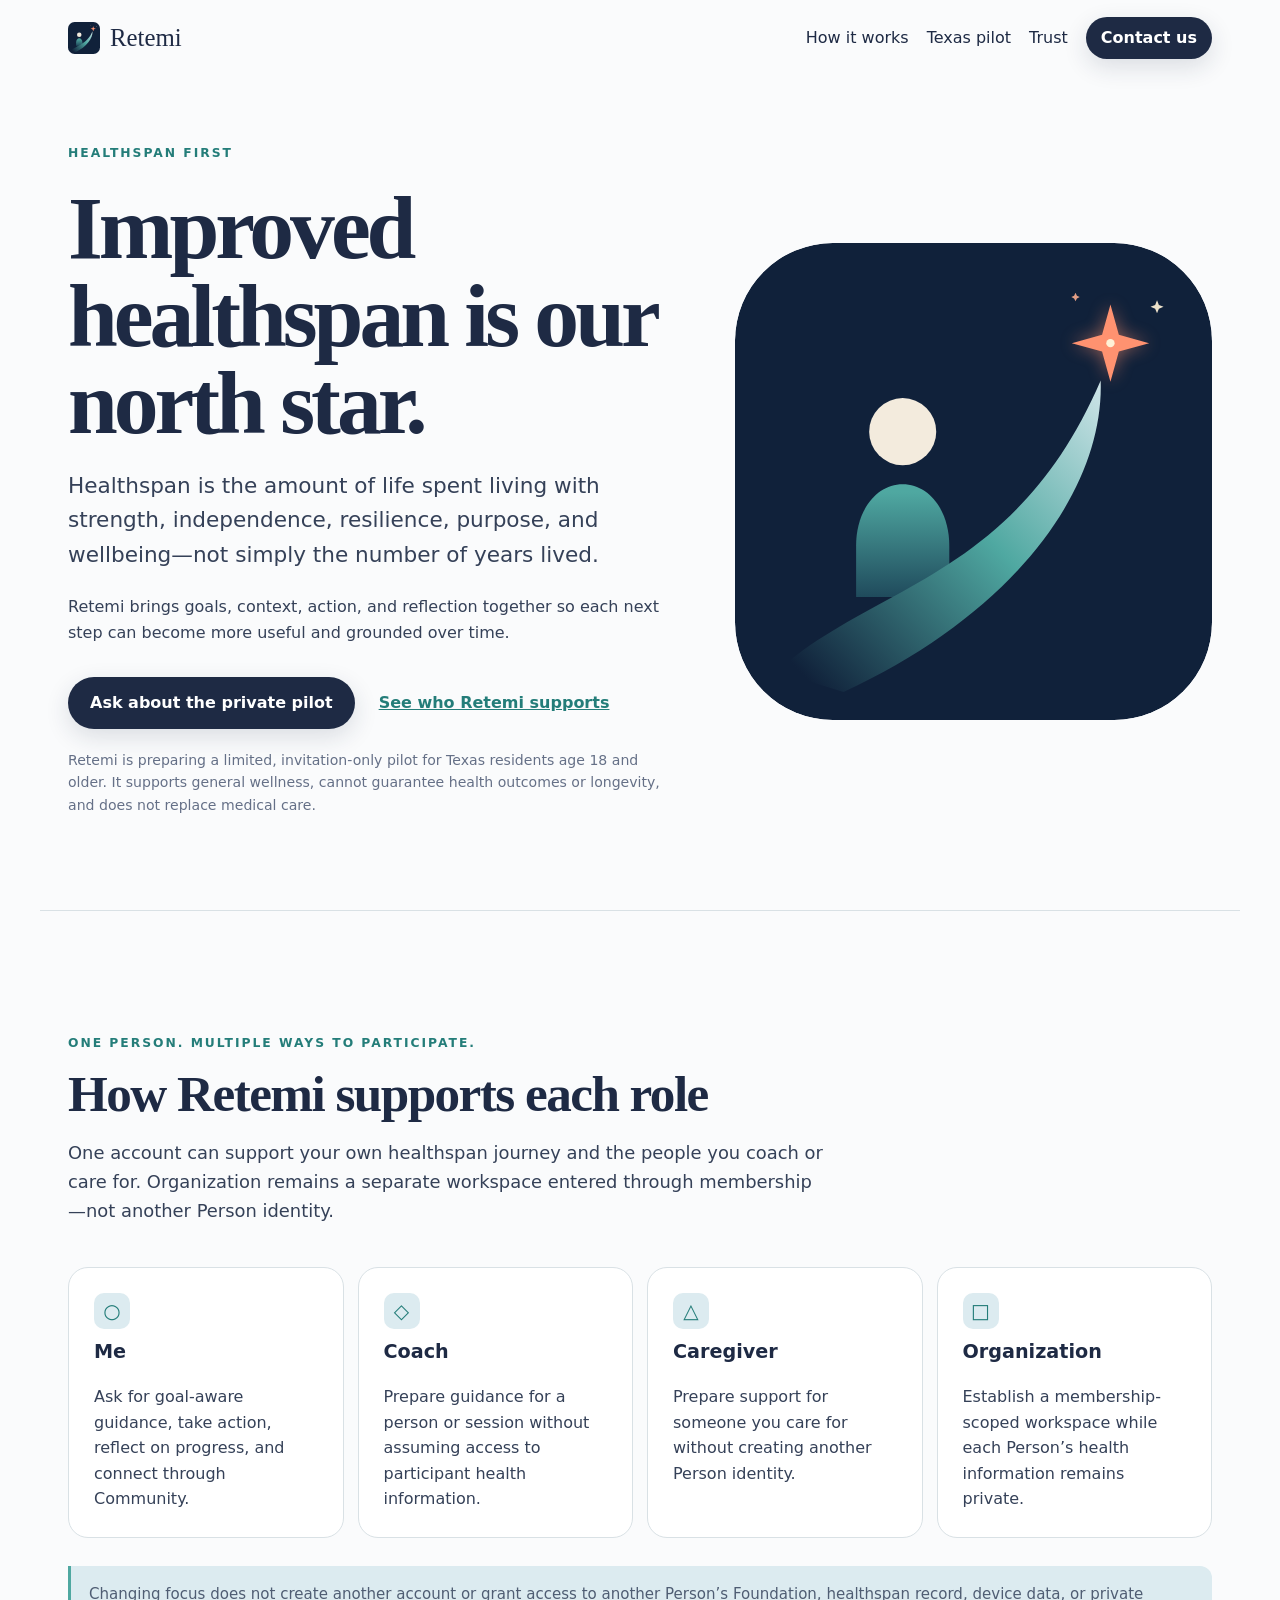
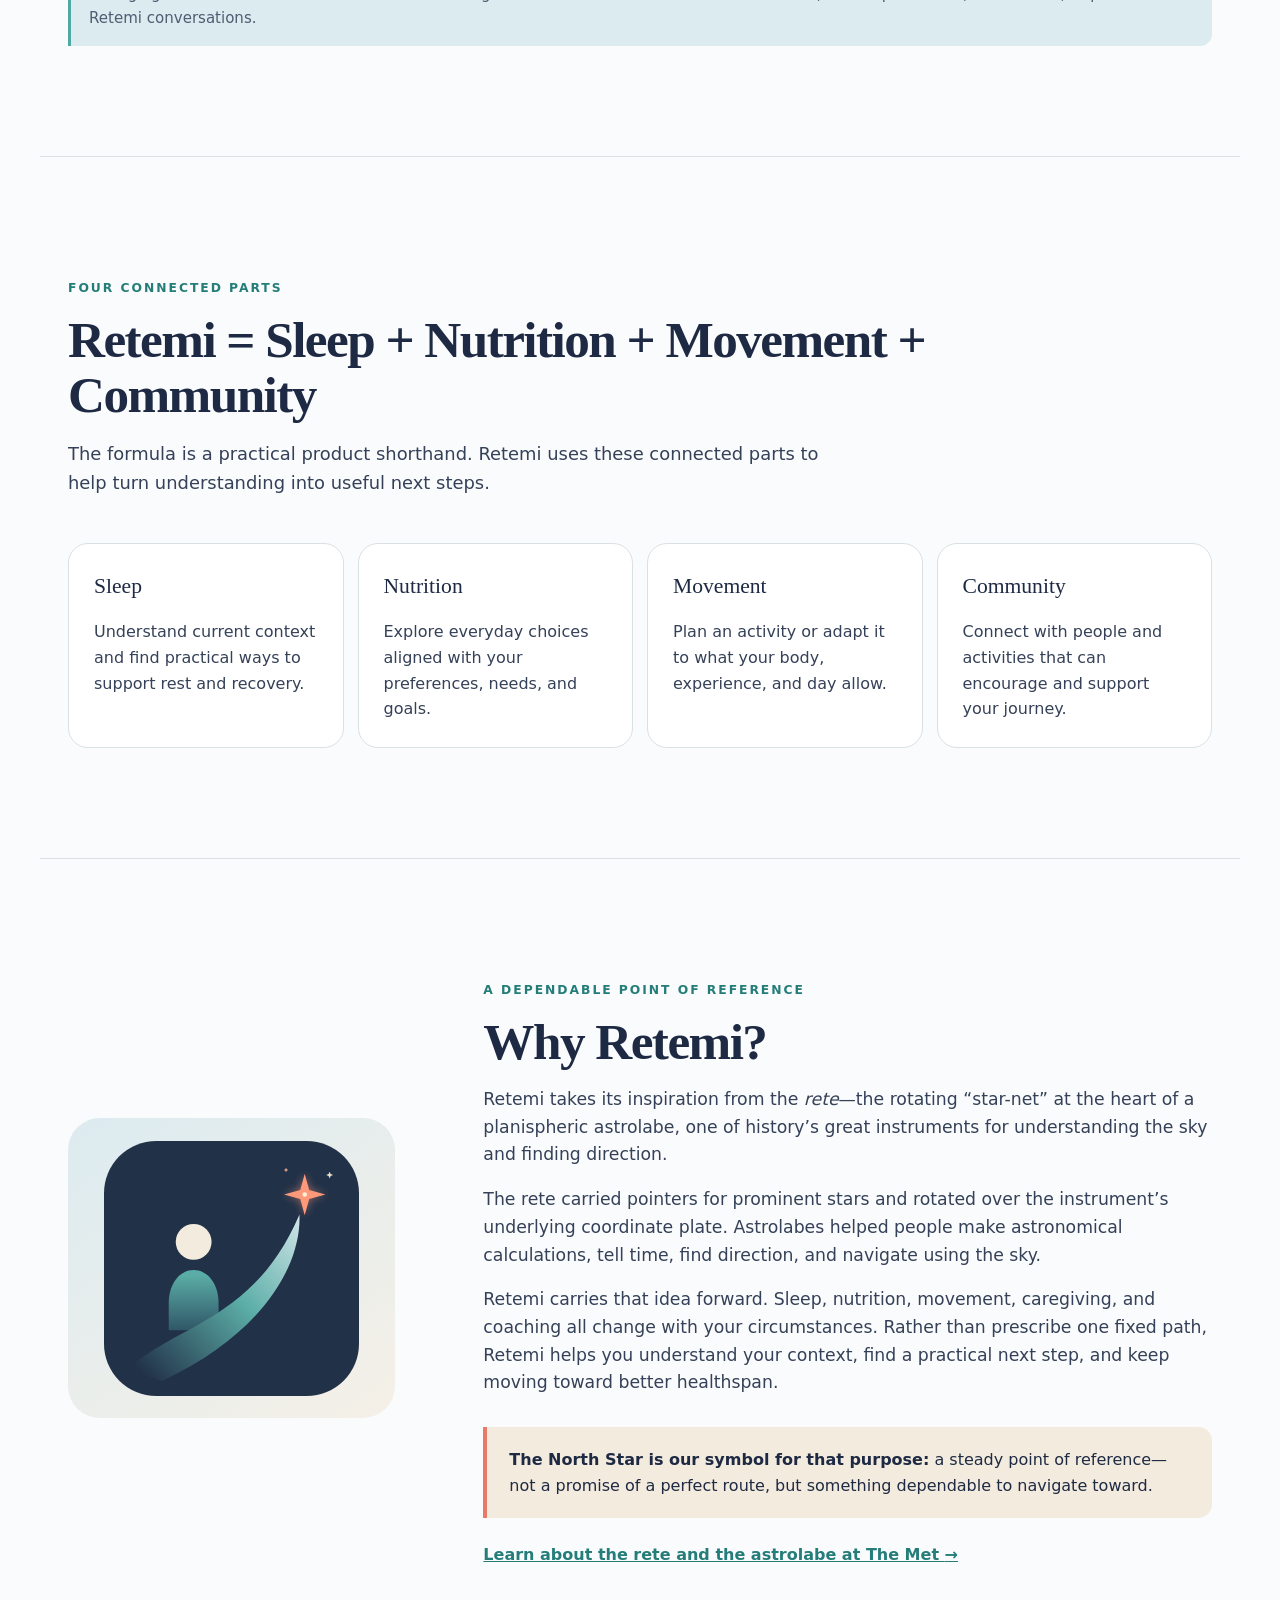
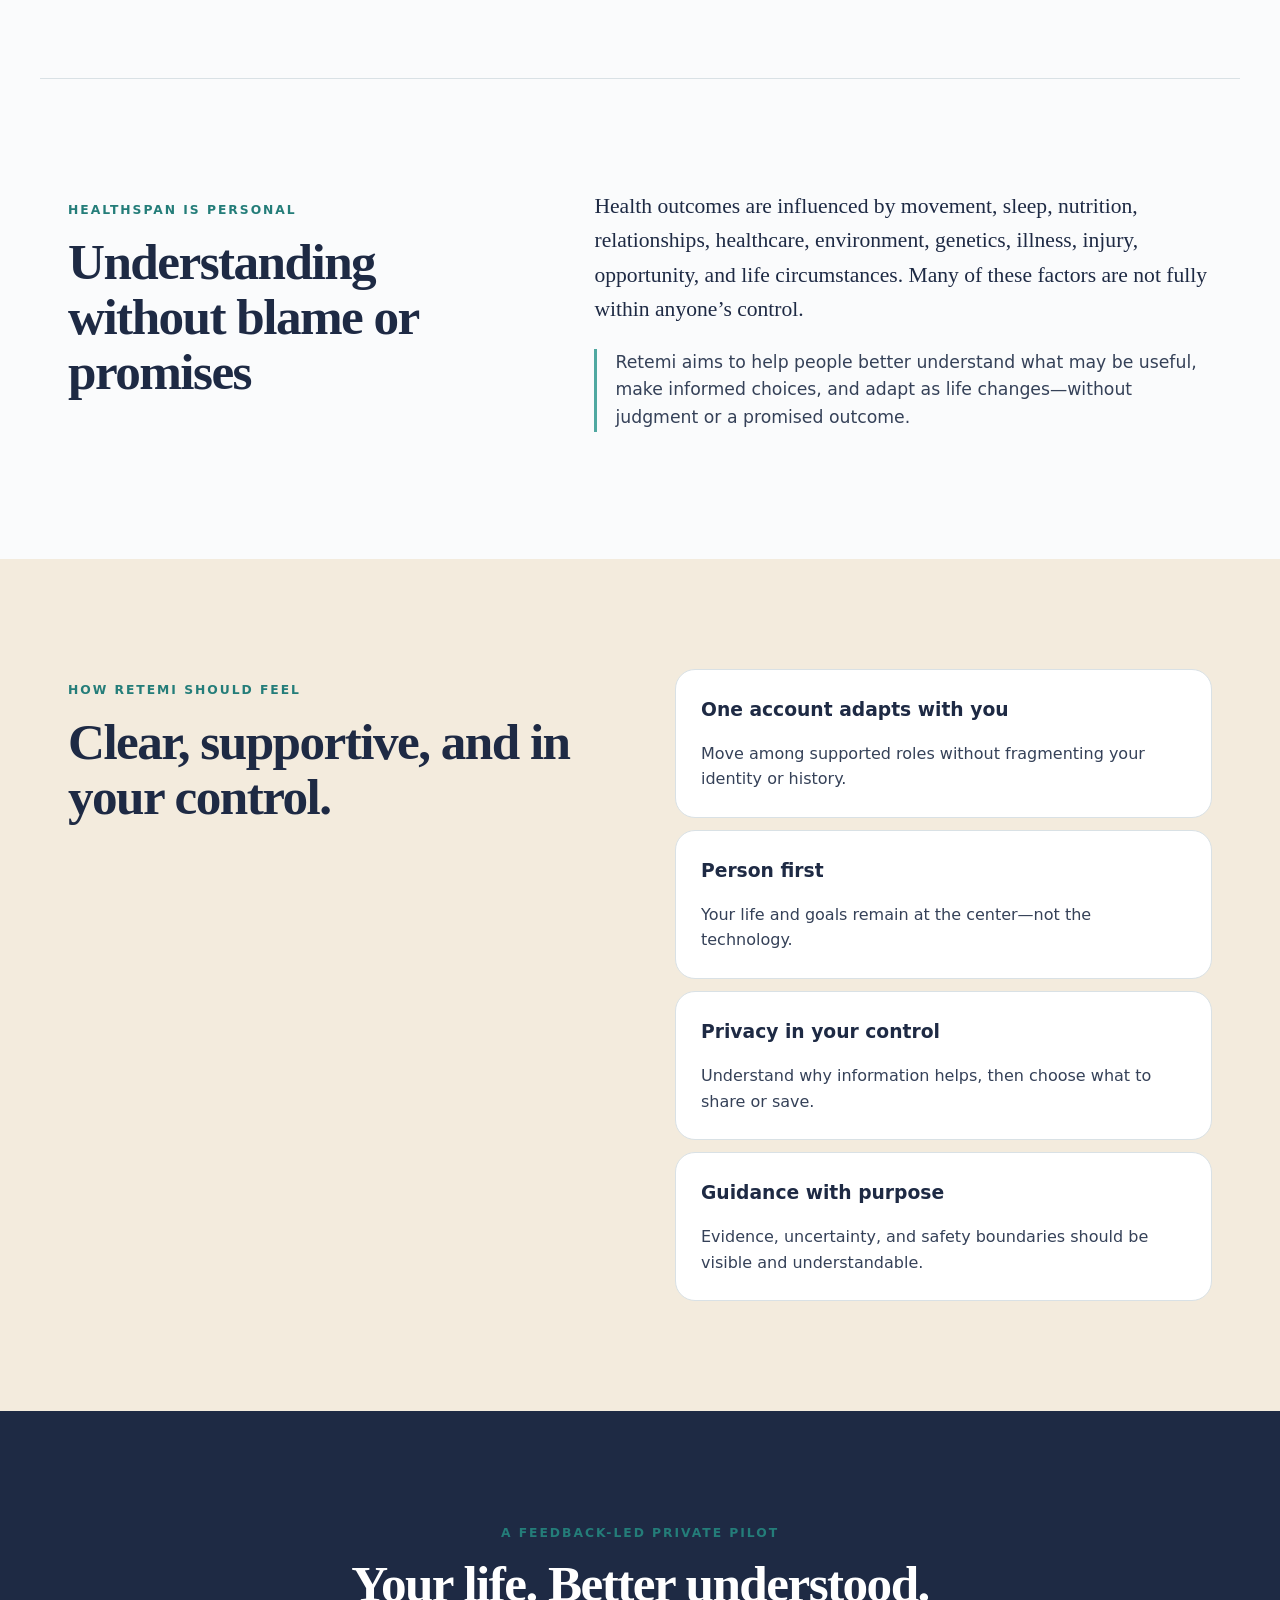
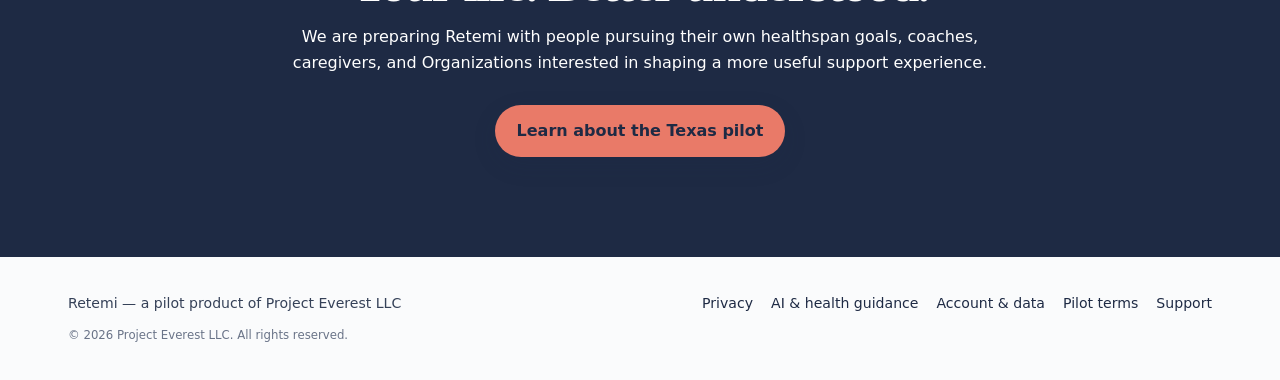
<file: index.html>
<!doctype html>
<html lang="en">
<head>
  <meta charset="utf-8">
  <meta name="viewport" content="width=device-width, initial-scale=1">
  <meta name="robots" content="noindex,nofollow">
  <meta name="description" content="Retemi supports people, coaches, caregivers, and organizations in making more informed choices for improved healthspan.">
  <meta property="og:title" content="Retemi — Improved healthspan, better understood.">
  <meta property="og:description" content="Context-aware general-wellness guidance for sleep, nutrition, exercise, and everyday healthspan choices.">
  <meta property="og:type" content="website">
  <title>Retemi — Improved healthspan, better understood.</title>
  <link rel="icon" href="assets/retemi-launcher-master.svg" type="image/svg+xml">
  <link rel="stylesheet" href="styles.css">
  <link rel="stylesheet" href="accessibility.css">
  <link rel="stylesheet" href="roles.css">
  <link rel="stylesheet" href="brand.css">
</head>
<body>
  <a class="skip-link" href="#main">Skip to content</a>
  <header class="site-header">
    <a class="brand" href="index.html" aria-label="Retemi home">
      <img class="brand-mark" src="assets/retemi-launcher-master.svg" alt="">
      <span>Retemi</span>
    </a>
    <nav aria-label="Primary navigation">
      <a href="how-it-works.html">How it works</a>
      <a href="texas-pilot.html">Texas pilot</a>
      <a href="trust.html">Trust</a>
      <a class="button button-small" href="contact.html">Contact us</a>
    </nav>
  </header>

  <main id="main">
    <section class="hero">
      <div class="hero-copy">
        <p class="eyebrow">Healthspan first</p>
        <h1>Improved healthspan is our north star.</h1>
        <p class="lead">Healthspan is the amount of life spent living with strength, independence, resilience, purpose, and wellbeing—not simply the number of years lived.</p>
        <p>Retemi brings goals, context, action, and reflection together so each next step can become more useful and grounded over time.</p>
        <div class="actions">
          <a class="button" href="contact.html#pilot">Ask about the private pilot</a>
          <a class="text-link" href="#roles">See who Retemi supports</a>
        </div>
        <p class="pilot-note">Retemi is preparing a limited, invitation-only pilot for Texas residents age 18 and older. It supports general wellness, cannot guarantee health outcomes or longevity, and does not replace medical care.</p>
      </div>
      <img class="journey-art" src="assets/retemi-launcher-master.svg" alt="A person following a rising path toward a guiding star">
    </section>

    <section id="roles" class="role-support section" aria-labelledby="roles-heading">
      <p class="eyebrow">One person. Multiple ways to participate.</p>
      <h2 id="roles-heading">How Retemi supports each role</h2>
      <p class="section-intro">One account can support your own healthspan journey and the people you coach or care for. Organization remains a separate workspace entered through membership—not another Person identity.</p>
      <div class="role-grid">
        <article>
          <span class="role-icon" aria-hidden="true">○</span>
          <h3>Me</h3>
          <p>Ask for goal-aware guidance, take action, reflect on progress, and connect through Community.</p>
        </article>
        <article>
          <span class="role-icon" aria-hidden="true">◇</span>
          <h3>Coach</h3>
          <p>Prepare guidance for a person or session without assuming access to participant health information.</p>
        </article>
        <article>
          <span class="role-icon" aria-hidden="true">△</span>
          <h3>Caregiver</h3>
          <p>Prepare support for someone you care for without creating another Person identity.</p>
        </article>
        <article>
          <span class="role-icon" aria-hidden="true">□</span>
          <h3>Organization</h3>
          <p>Establish a membership-scoped workspace while each Person’s health information remains private.</p>
        </article>
      </div>
      <p class="role-boundary">Changing focus does not create another account or grant access to another Person’s Foundation, healthspan record, device data, or private Retemi conversations.</p>
    </section>

    <section id="approach" class="section" aria-labelledby="approach-heading">
      <p class="eyebrow">Four connected parts</p>
      <h2 id="approach-heading" class="formula-heading">Retemi = Sleep + Nutrition + Movement + Community</h2>
      <p class="section-intro">The formula is a practical product shorthand. Retemi uses these connected parts to help turn understanding into useful next steps.</p>
      <div class="pillars">
        <article><span>Sleep</span><p>Understand current context and find practical ways to support rest and recovery.</p></article>
        <article><span>Nutrition</span><p>Explore everyday choices aligned with your preferences, needs, and goals.</p></article>
        <article><span>Movement</span><p>Plan an activity or adapt it to what your body, experience, and day allow.</p></article>
        <article><span>Community</span><p>Connect with people and activities that can encourage and support your journey.</p></article>
      </div>
    </section>

    <section id="why-retemi" class="brand-story section" aria-labelledby="brand-story-heading">
      <div class="brand-story-mark" aria-hidden="true">
        <img src="assets/retemi-launcher-master.svg" alt="">
      </div>
      <div class="brand-story-copy">
        <p class="eyebrow">A dependable point of reference</p>
        <h2 id="brand-story-heading">Why Retemi?</h2>
        <p>Retemi takes its inspiration from the <em>rete</em>—the rotating “star-net” at the heart of a planispheric astrolabe, one of history’s great instruments for understanding the sky and finding direction.</p>
        <p>The rete carried pointers for prominent stars and rotated over the instrument’s underlying coordinate plate. Astrolabes helped people make astronomical calculations, tell time, find direction, and navigate using the sky.</p>
        <p>Retemi carries that idea forward. Sleep, nutrition, movement, caregiving, and coaching all change with your circumstances. Rather than prescribe one fixed path, Retemi helps you understand your context, find a practical next step, and keep moving toward better healthspan.</p>
        <aside class="north-star-callout" aria-label="The North Star metaphor">
          <strong>The North Star is our symbol for that purpose:</strong> a steady point of reference—not a promise of a perfect route, but something dependable to navigate toward.
        </aside>
        <a class="brand-story-link" href="https://www.metmuseum.org/art/collection/search/193609" rel="external">Learn about the rete and the astrolabe at The Met <span aria-hidden="true">→</span></a>
      </div>
    </section>

    <section class="healthspan-context section" aria-labelledby="context-heading">
      <div>
        <p class="eyebrow">Healthspan is personal</p>
        <h2 id="context-heading">Understanding without blame or promises</h2>
      </div>
      <div class="healthspan-copy">
        <p>Health outcomes are influenced by movement, sleep, nutrition, relationships, healthcare, environment, genetics, illness, injury, opportunity, and life circumstances. Many of these factors are not fully within anyone’s control.</p>
        <p class="healthspan-purpose">Retemi aims to help people better understand what may be useful, make informed choices, and adapt as life changes—without judgment or a promised outcome.</p>
      </div>
    </section>

    <section class="principles section" aria-labelledby="principles-heading">
      <div>
        <p class="eyebrow">How Retemi should feel</p>
        <h2 id="principles-heading">Clear, supportive, and in your control.</h2>
      </div>
      <div class="principle-list">
        <article><h3>One account adapts with you</h3><p>Move among supported roles without fragmenting your identity or history.</p></article>
        <article><h3>Person first</h3><p>Your life and goals remain at the center—not the technology.</p></article>
        <article><h3>Privacy in your control</h3><p>Understand why information helps, then choose what to share or save.</p></article>
        <article><h3>Guidance with purpose</h3><p>Evidence, uncertainty, and safety boundaries should be visible and understandable.</p></article>
      </div>
    </section>

    <section class="closing">
      <p class="eyebrow">A feedback-led private pilot</p>
      <h2>Your life. Better understood.</h2>
      <p>We are preparing Retemi with people pursuing their own healthspan goals, coaches, caregivers, and Organizations interested in shaping a more useful support experience.</p>
      <a class="button" href="texas-pilot.html">Learn about the Texas pilot</a>
    </section>
  </main>

  <footer>
    <span>Retemi — a pilot product of Project Everest LLC</span>
    <span><a href="privacy.html">Privacy</a><a href="ai-health-guidance.html">AI &amp; health guidance</a><a href="account-data.html">Account &amp; data</a><a href="terms.html">Pilot terms</a><a href="contact.html">Support</a></span>
    <small>© 2026 Project Everest LLC. All rights reserved.</small>
  </footer>
</body>
</html>
</file>
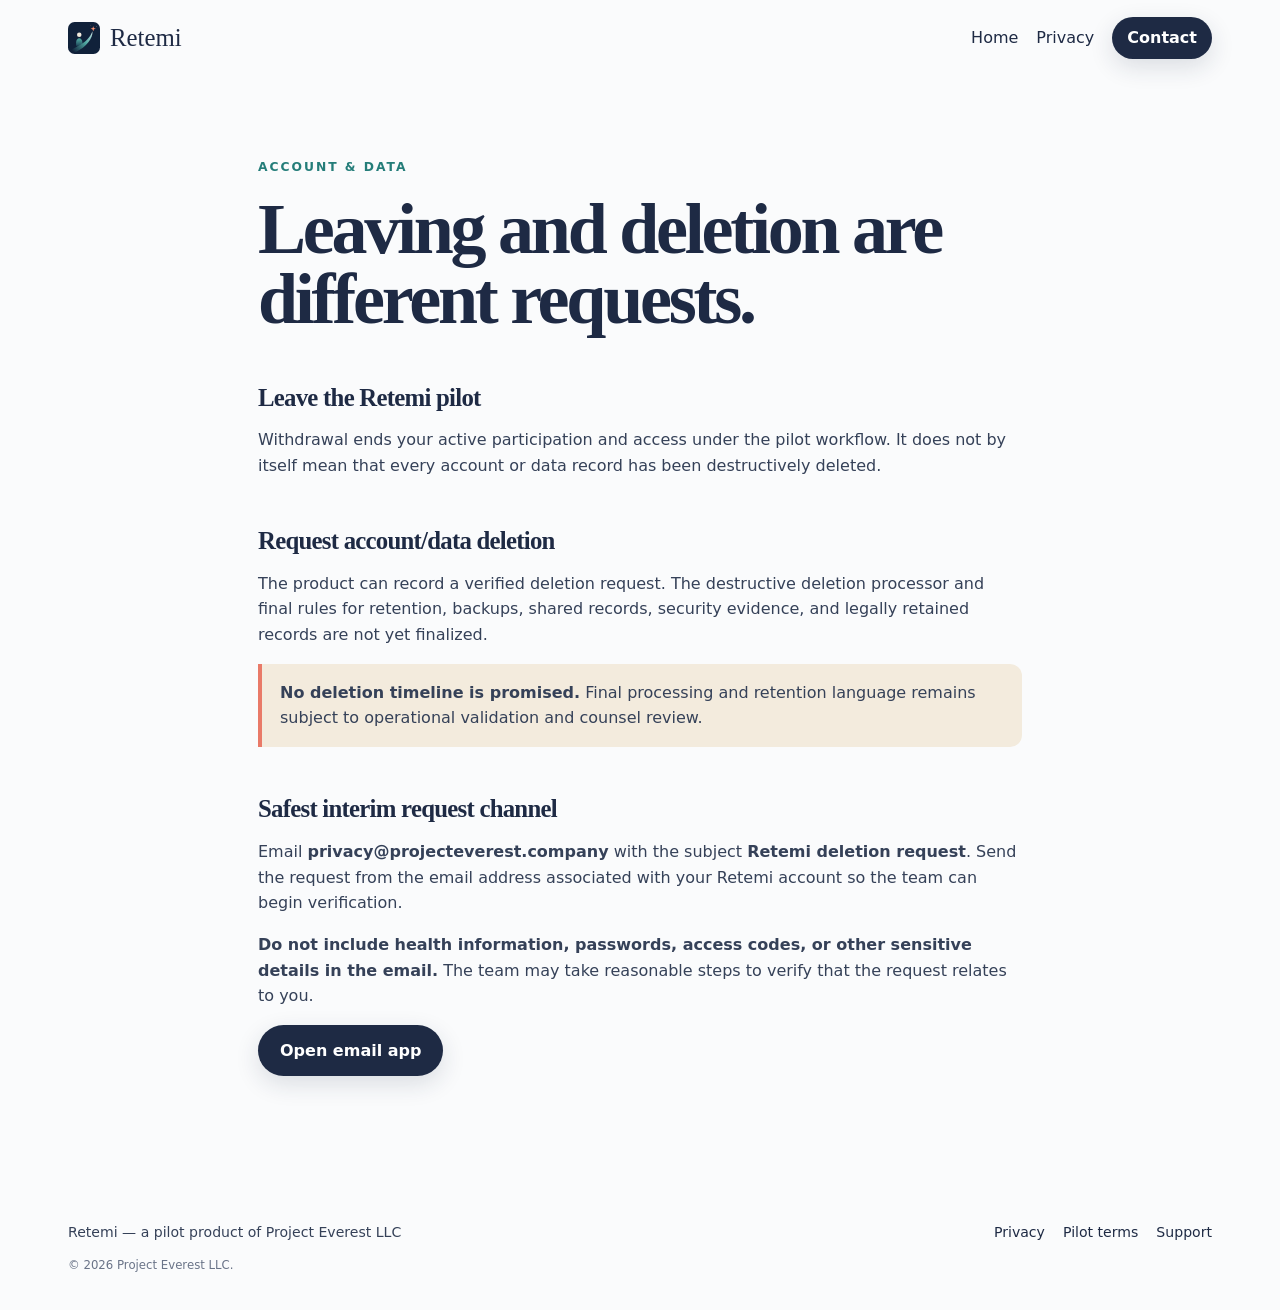
<file: account-data.html>
<!doctype html><html lang="en"><head><meta charset="utf-8"><meta name="viewport" content="width=device-width,initial-scale=1"><meta name="robots" content="noindex,nofollow"><meta name="description" content="Leave the Retemi pilot or request account and data deletion."><title>Account &amp; data — Retemi</title><link rel="icon" href="assets/retemi-launcher-master.svg" type="image/svg+xml"><link rel="stylesheet" href="styles.css"><link rel="stylesheet" href="accessibility.css"><link rel="stylesheet" href="brand.css"></head><body>
<header class="site-header"><a class="brand" href="index.html"><img class="brand-mark" src="assets/retemi-launcher-master.svg" alt=""><span>Retemi</span></a><nav aria-label="Account and data navigation"><a href="index.html">Home</a><a href="privacy.html">Privacy</a><a class="button button-small" href="contact.html#privacy">Contact</a></nav></header>
<main class="legal"><p class="eyebrow">Account &amp; data</p><h1>Leaving and deletion are different requests.</h1><h2>Leave the Retemi pilot</h2><p>Withdrawal ends your active participation and access under the pilot workflow. It does not by itself mean that every account or data record has been destructively deleted.</p><h2>Request account/data deletion</h2><p>The product can record a verified deletion request. The destructive deletion processor and final rules for retention, backups, shared records, security evidence, and legally retained records are not yet finalized.</p><div class="notice"><strong>No deletion timeline is promised.</strong> Final processing and retention language remains subject to operational validation and counsel review.</div><h2>Safest interim request channel</h2><p>Email <strong>privacy@projecteverest.company</strong> with the subject <strong>Retemi deletion request</strong>. Send the request from the email address associated with your Retemi account so the team can begin verification.</p><p><strong>Do not include health information, passwords, access codes, or other sensitive details in the email.</strong> The team may take reasonable steps to verify that the request relates to you.</p><a class="button" href="mailto:privacy@projecteverest.company?subject=Retemi%20deletion%20request">Open email app</a>
</main><footer><span>Retemi — a pilot product of Project Everest LLC</span><span><a href="privacy.html">Privacy</a><a href="terms.html">Pilot terms</a><a href="contact.html">Support</a></span><small>© 2026 Project Everest LLC.</small></footer></body></html>
</file>
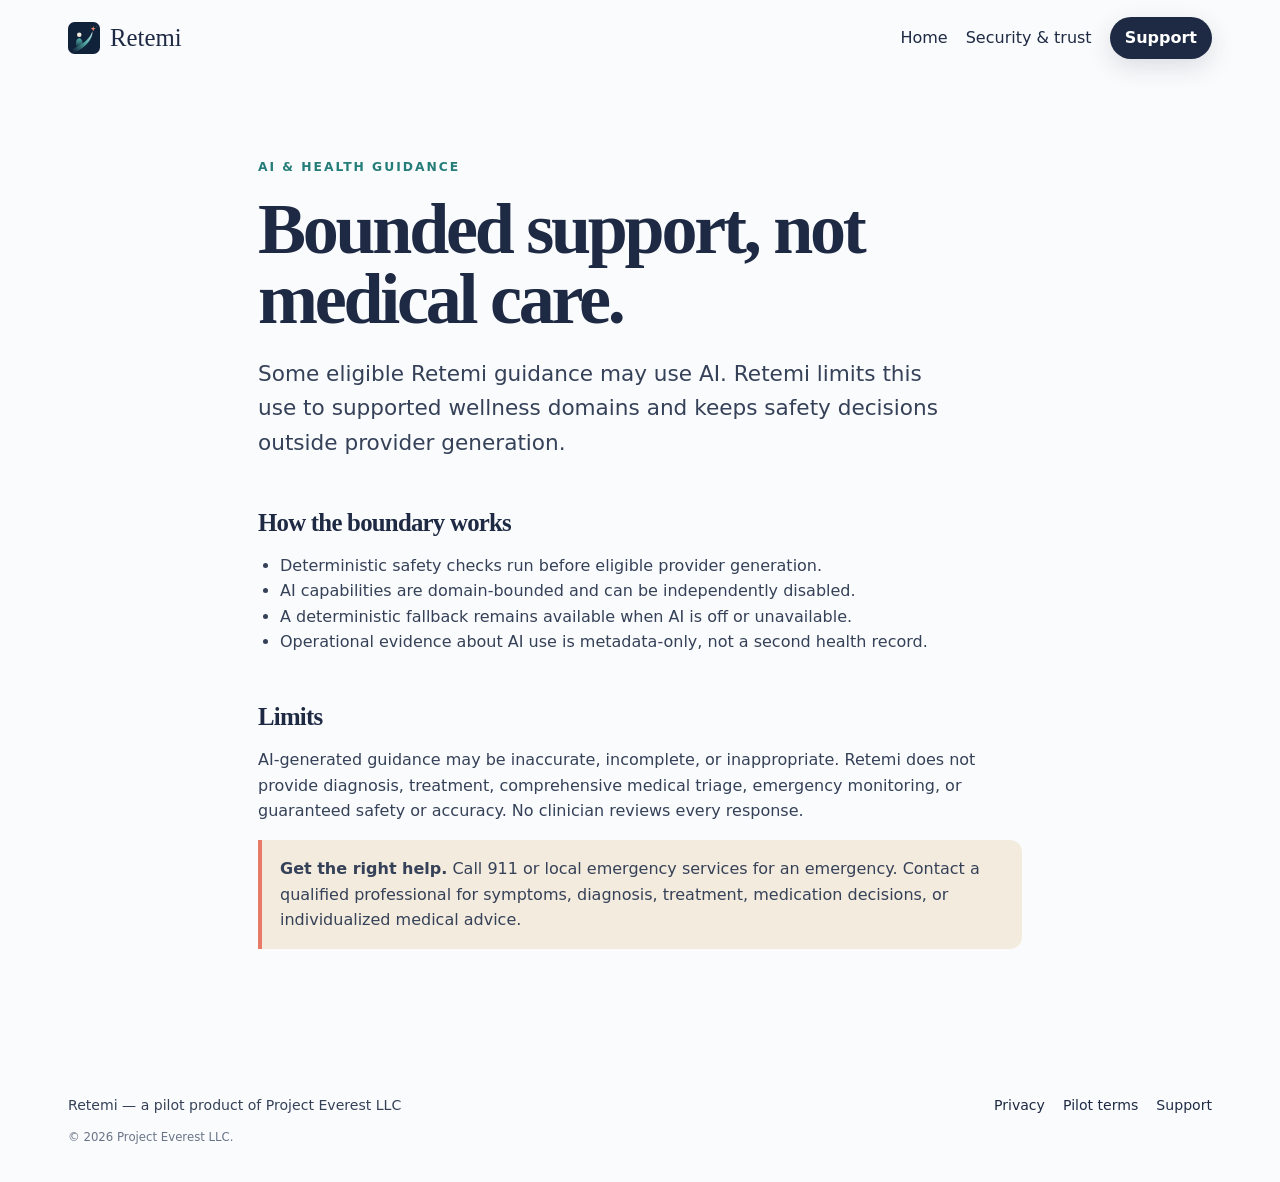
<file: ai-health-guidance.html>
<!doctype html><html lang="en"><head><meta charset="utf-8"><meta name="viewport" content="width=device-width,initial-scale=1"><meta name="robots" content="noindex,nofollow"><meta name="description" content="How Retemi bounds AI-supported general-wellness guidance."><title>AI &amp; health guidance — Retemi</title><link rel="icon" href="assets/retemi-launcher-master.svg" type="image/svg+xml"><link rel="stylesheet" href="styles.css"><link rel="stylesheet" href="accessibility.css"><link rel="stylesheet" href="brand.css"></head><body>
<header class="site-header"><a class="brand" href="index.html"><img class="brand-mark" src="assets/retemi-launcher-master.svg" alt=""><span>Retemi</span></a><nav aria-label="AI guidance navigation"><a href="index.html">Home</a><a href="trust.html">Security &amp; trust</a><a class="button button-small" href="contact.html">Support</a></nav></header>
<main class="legal"><p class="eyebrow">AI &amp; health guidance</p><h1>Bounded support, not medical care.</h1><p class="lead">Some eligible Retemi guidance may use AI. Retemi limits this use to supported wellness domains and keeps safety decisions outside provider generation.</p><h2>How the boundary works</h2><ul><li>Deterministic safety checks run before eligible provider generation.</li><li>AI capabilities are domain-bounded and can be independently disabled.</li><li>A deterministic fallback remains available when AI is off or unavailable.</li><li>Operational evidence about AI use is metadata-only, not a second health record.</li></ul><h2>Limits</h2><p>AI-generated guidance may be inaccurate, incomplete, or inappropriate. Retemi does not provide diagnosis, treatment, comprehensive medical triage, emergency monitoring, or guaranteed safety or accuracy. No clinician reviews every response.</p><div class="notice"><strong>Get the right help.</strong> Call 911 or local emergency services for an emergency. Contact a qualified professional for symptoms, diagnosis, treatment, medication decisions, or individualized medical advice.</div>
</main><footer><span>Retemi — a pilot product of Project Everest LLC</span><span><a href="privacy.html">Privacy</a><a href="terms.html">Pilot terms</a><a href="contact.html">Support</a></span><small>© 2026 Project Everest LLC.</small></footer></body></html>
</file>
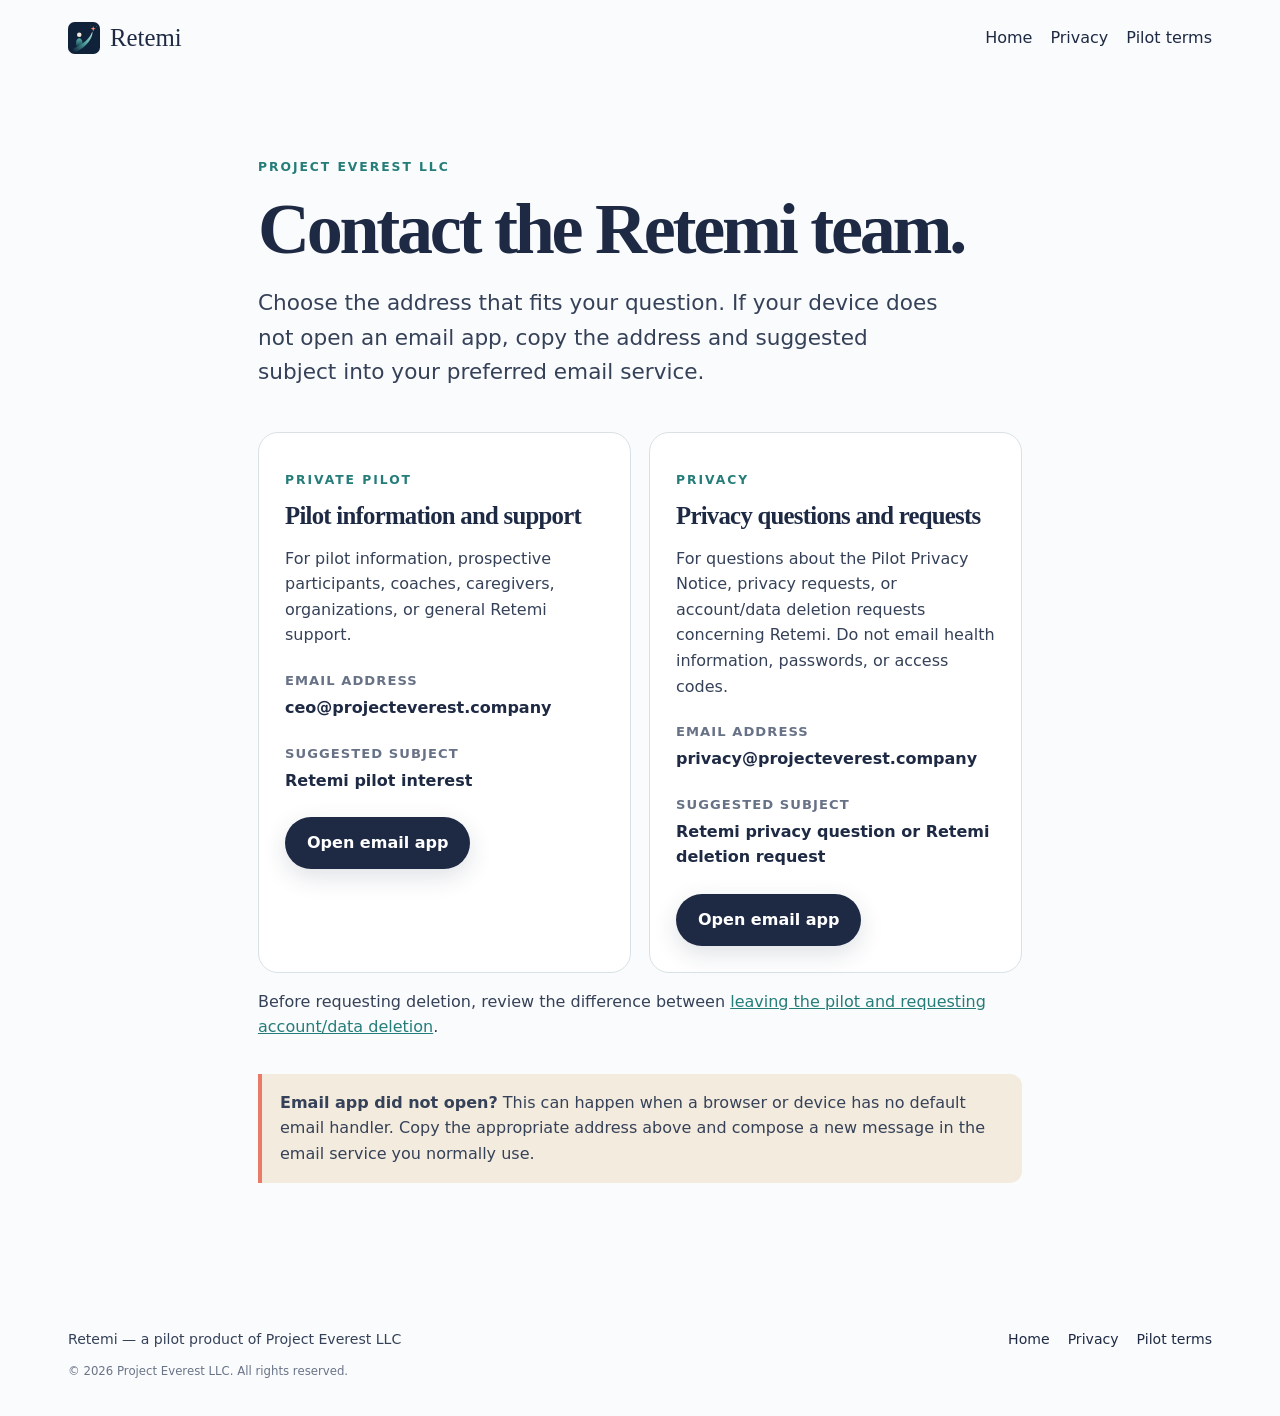
<file: contact.html>
<!doctype html>
<html lang="en">
<head>
  <meta charset="utf-8">
  <meta name="viewport" content="width=device-width, initial-scale=1">
  <meta name="robots" content="noindex,nofollow">
  <meta name="description" content="Contact Project Everest LLC for Retemi pilot information, support, or privacy requests.">
  <title>Contact — Retemi</title>
  <link rel="icon" href="assets/retemi-launcher-master.svg" type="image/svg+xml">
  <link rel="stylesheet" href="styles.css">
  <link rel="stylesheet" href="accessibility.css">
  <link rel="stylesheet" href="brand.css">
  <link rel="stylesheet" href="contact.css">
</head>
<body>
  <header class="site-header">
    <a class="brand" href="index.html" aria-label="Retemi home">
      <img class="brand-mark" src="assets/retemi-launcher-master.svg" alt="">
      <span>Retemi</span>
    </a>
    <nav aria-label="Contact navigation">
      <a href="index.html">Home</a>
      <a href="privacy.html">Privacy</a>
      <a href="terms.html">Pilot terms</a>
    </nav>
  </header>

  <main class="legal">
    <p class="eyebrow">Project Everest LLC</p>
    <h1>Contact the Retemi team.</h1>
    <p class="lead">Choose the address that fits your question. If your device does not open an email app, copy the address and suggested subject into your preferred email service.</p>

    <div class="contact-grid">
      <section id="pilot" class="contact-card" aria-labelledby="pilot-heading">
        <p class="eyebrow">Private pilot</p>
        <h2 id="pilot-heading">Pilot information and support</h2>
        <p>For pilot information, prospective participants, coaches, caregivers, organizations, or general Retemi support.</p>
        <p class="contact-label">Email address</p>
        <p class="contact-value">ceo@projecteverest.company</p>
        <p class="contact-label">Suggested subject</p>
        <p class="contact-value">Retemi pilot interest</p>
        <a class="button" href="mailto:ceo@projecteverest.company?subject=Retemi%20pilot%20interest">Open email app</a>
      </section>

      <section id="privacy" class="contact-card" aria-labelledby="privacy-heading">
        <p class="eyebrow">Privacy</p>
        <h2 id="privacy-heading">Privacy questions and requests</h2>
        <p>For questions about the Pilot Privacy Notice, privacy requests, or account/data deletion requests concerning Retemi. Do not email health information, passwords, or access codes.</p>
        <p class="contact-label">Email address</p>
        <p class="contact-value">privacy@projecteverest.company</p>
        <p class="contact-label">Suggested subject</p>
        <p class="contact-value">Retemi privacy question or Retemi deletion request</p>
        <a class="button" href="mailto:privacy@projecteverest.company?subject=Retemi%20privacy%20question">Open email app</a>
      </section>
    </div>

    <p>Before requesting deletion, review the difference between <a href="account-data.html">leaving the pilot and requesting account/data deletion</a>.</p>

    <div class="notice contact-fallback">
      <strong>Email app did not open?</strong>
      This can happen when a browser or device has no default email handler.
      Copy the appropriate address above and compose a new message in the
      email service you normally use.
    </div>
  </main>

  <footer>
    <span>Retemi — a pilot product of Project Everest LLC</span>
    <span><a href="index.html">Home</a><a href="privacy.html">Privacy</a><a href="terms.html">Pilot terms</a></span>
    <small>© 2026 Project Everest LLC. All rights reserved.</small>
  </footer>
</body>
</html>
</file>
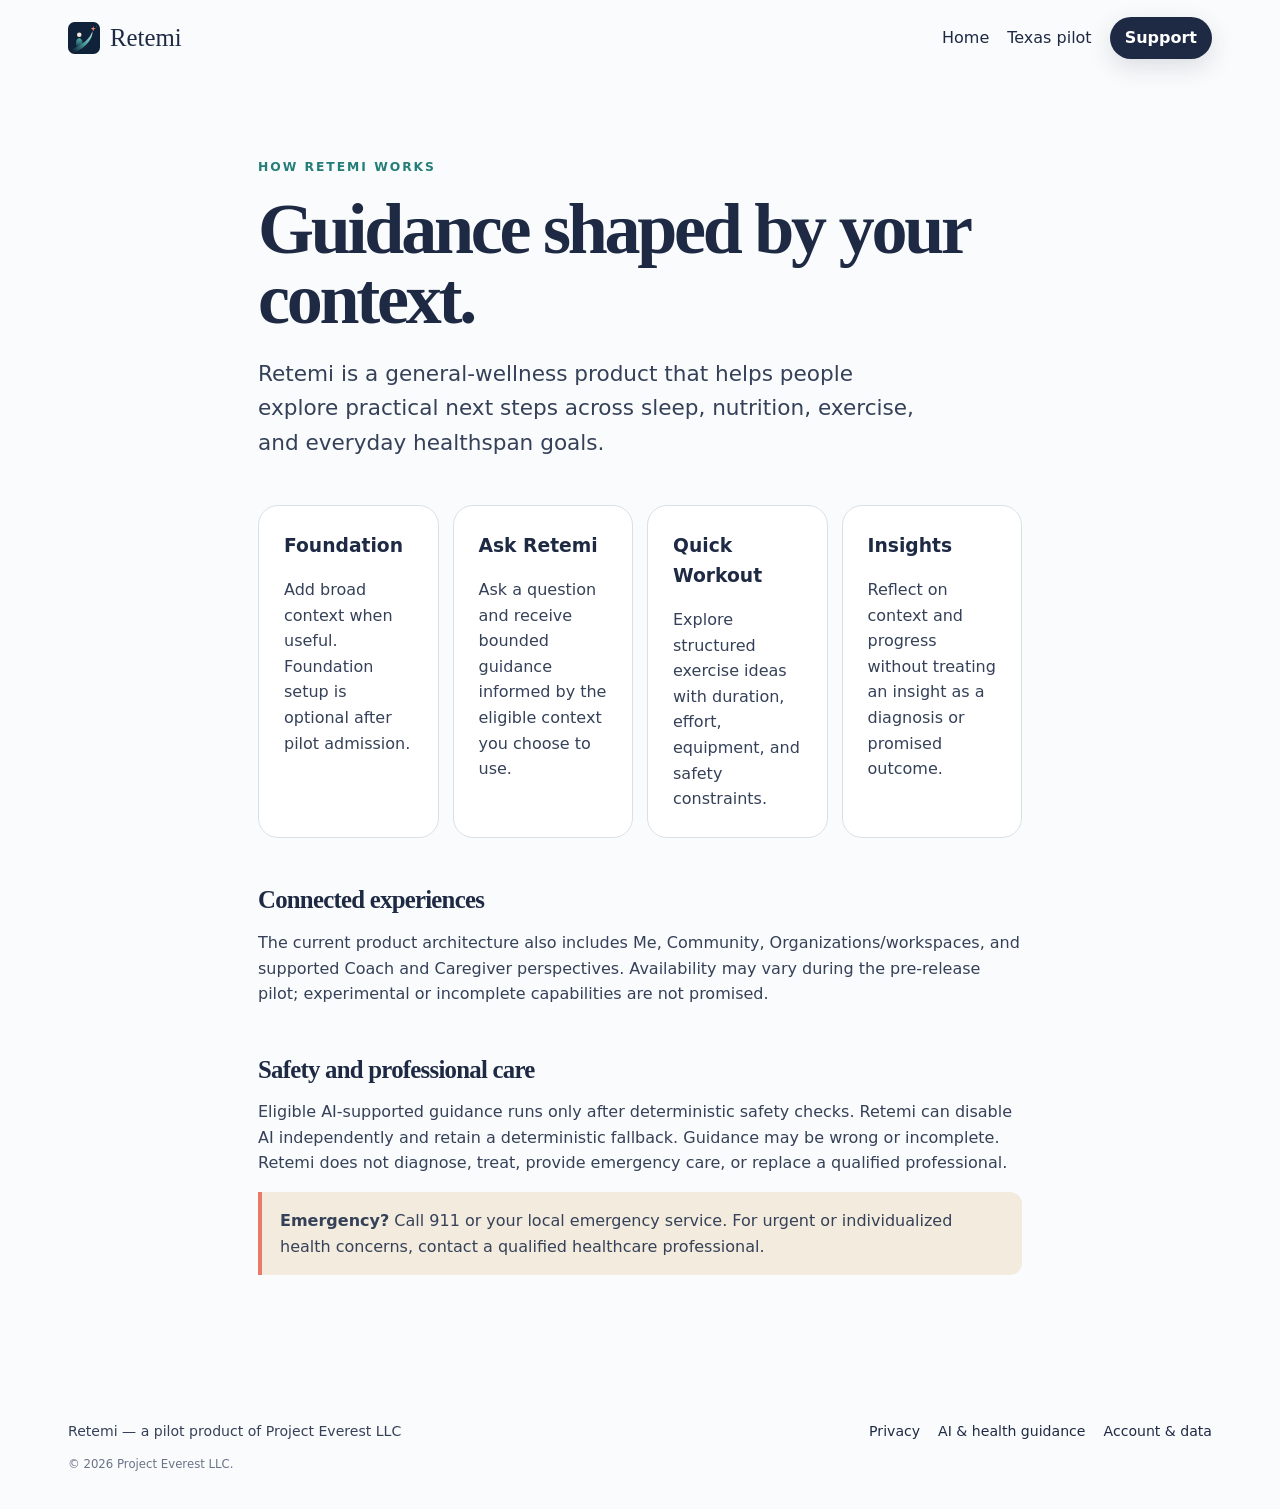
<file: how-it-works.html>
<!doctype html><html lang="en"><head><meta charset="utf-8"><meta name="viewport" content="width=device-width,initial-scale=1"><meta name="robots" content="noindex,nofollow"><meta name="description" content="How Retemi provides context-aware general-wellness guidance."><title>How Retemi works</title><link rel="icon" href="assets/retemi-launcher-master.svg" type="image/svg+xml"><link rel="stylesheet" href="styles.css"><link rel="stylesheet" href="accessibility.css"><link rel="stylesheet" href="brand.css"></head><body>
<header class="site-header"><a class="brand" href="index.html" aria-label="Retemi home"><img class="brand-mark" src="assets/retemi-launcher-master.svg" alt=""><span>Retemi</span></a><nav aria-label="Primary navigation"><a href="index.html">Home</a><a href="texas-pilot.html">Texas pilot</a><a class="button button-small" href="contact.html">Support</a></nav></header>
<main class="legal"><p class="eyebrow">How Retemi works</p><h1>Guidance shaped by your context.</h1><p class="lead">Retemi is a general-wellness product that helps people explore practical next steps across sleep, nutrition, exercise, and everyday healthspan goals.</p>
<div class="card-grid"><article><h3>Foundation</h3><p>Add broad context when useful. Foundation setup is optional after pilot admission.</p></article><article><h3>Ask Retemi</h3><p>Ask a question and receive bounded guidance informed by the eligible context you choose to use.</p></article><article><h3>Quick Workout</h3><p>Explore structured exercise ideas with duration, effort, equipment, and safety constraints.</p></article><article><h3>Insights</h3><p>Reflect on context and progress without treating an insight as a diagnosis or promised outcome.</p></article></div>
<h2>Connected experiences</h2><p>The current product architecture also includes Me, Community, Organizations/workspaces, and supported Coach and Caregiver perspectives. Availability may vary during the pre-release pilot; experimental or incomplete capabilities are not promised.</p>
<h2>Safety and professional care</h2><p>Eligible AI-supported guidance runs only after deterministic safety checks. Retemi can disable AI independently and retain a deterministic fallback. Guidance may be wrong or incomplete. Retemi does not diagnose, treat, provide emergency care, or replace a qualified professional.</p><div class="notice"><strong>Emergency?</strong> Call 911 or your local emergency service. For urgent or individualized health concerns, contact a qualified healthcare professional.</div>
</main><footer><span>Retemi — a pilot product of Project Everest LLC</span><span><a href="privacy.html">Privacy</a><a href="ai-health-guidance.html">AI &amp; health guidance</a><a href="account-data.html">Account &amp; data</a></span><small>© 2026 Project Everest LLC.</small></footer></body></html>
</file>
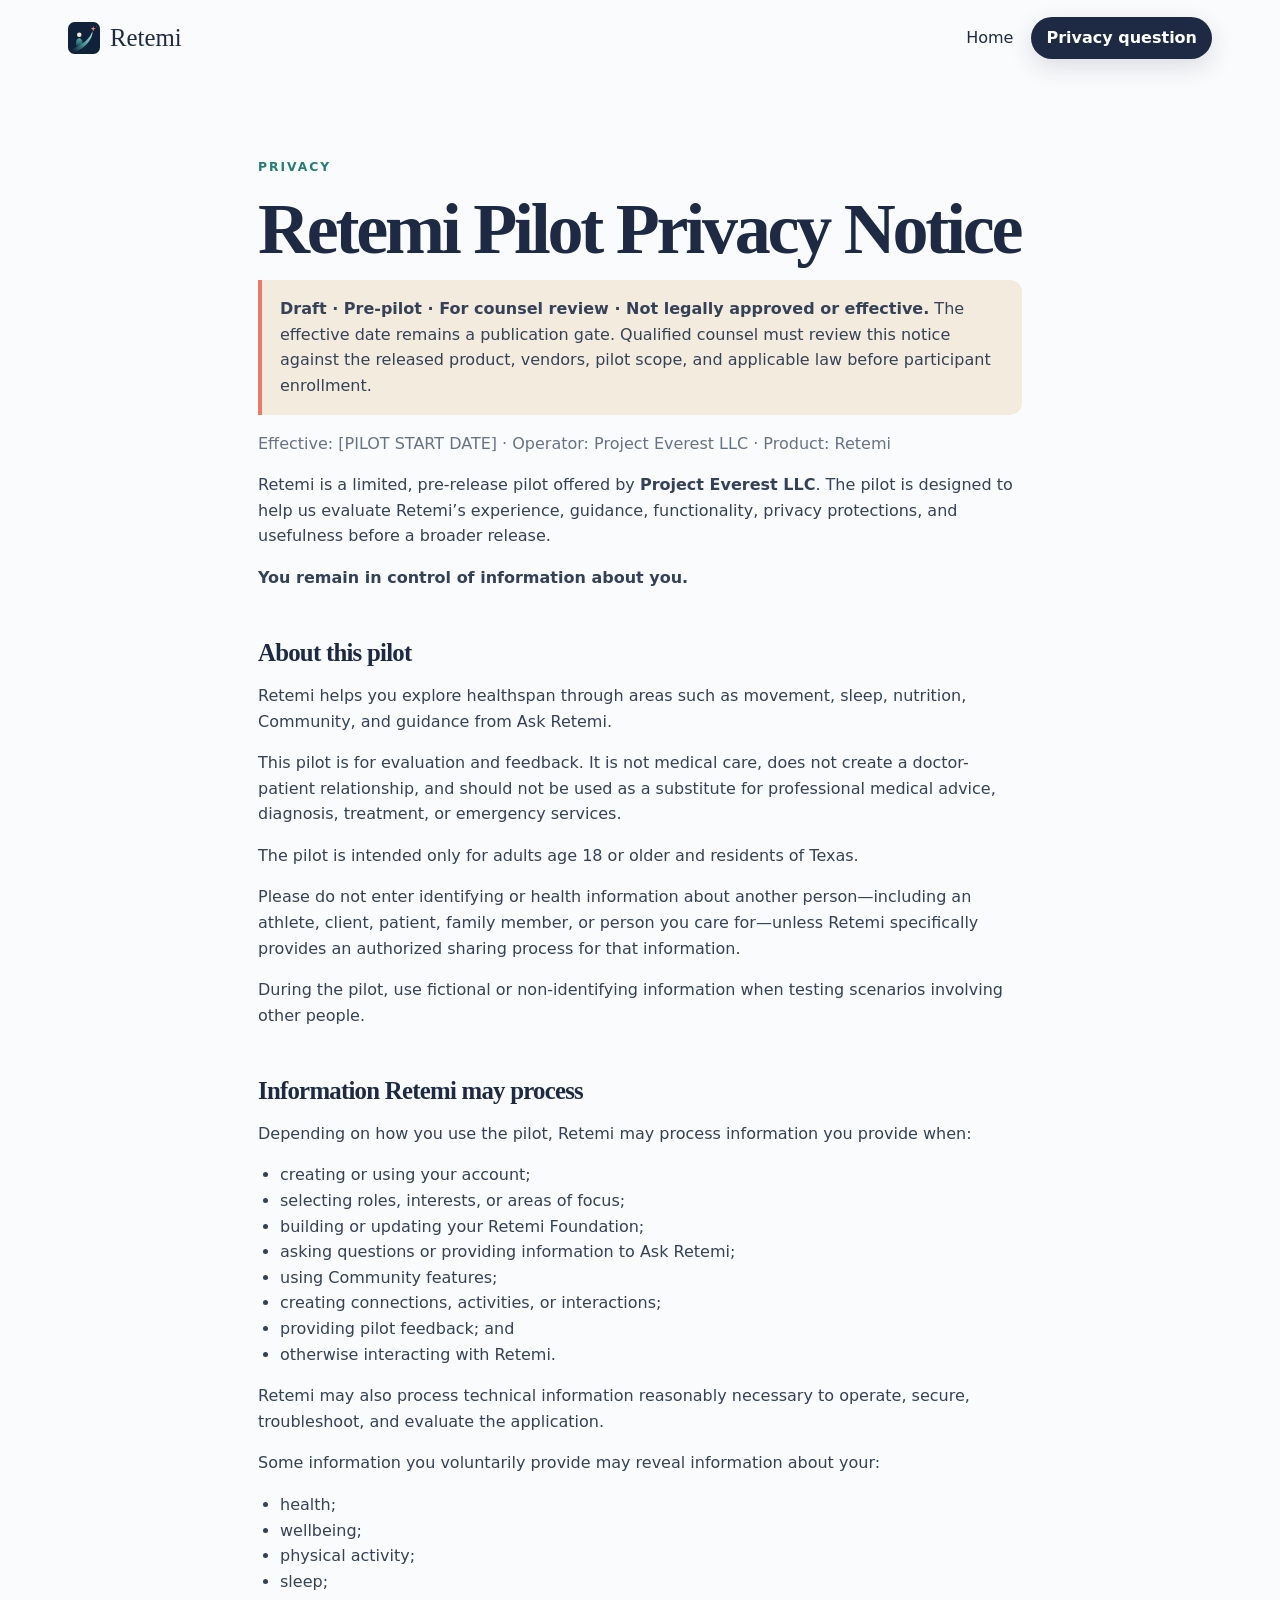
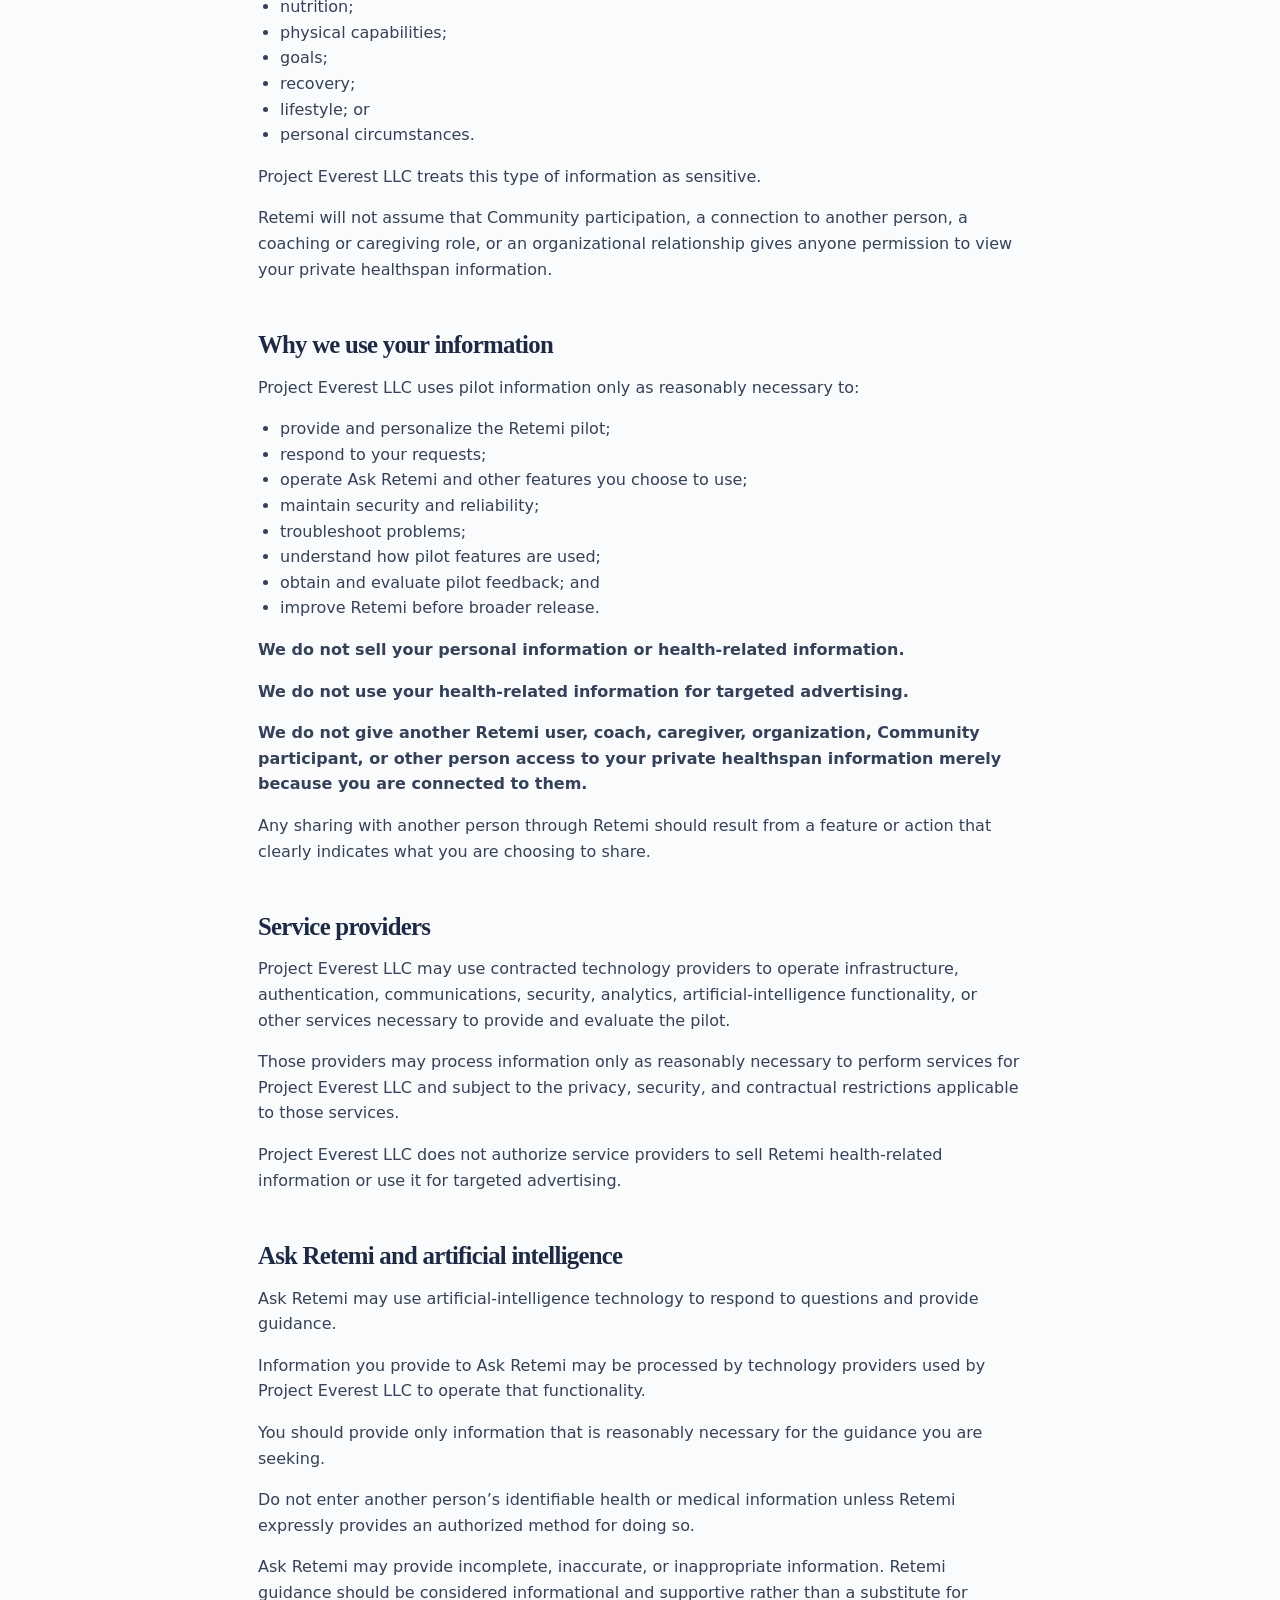
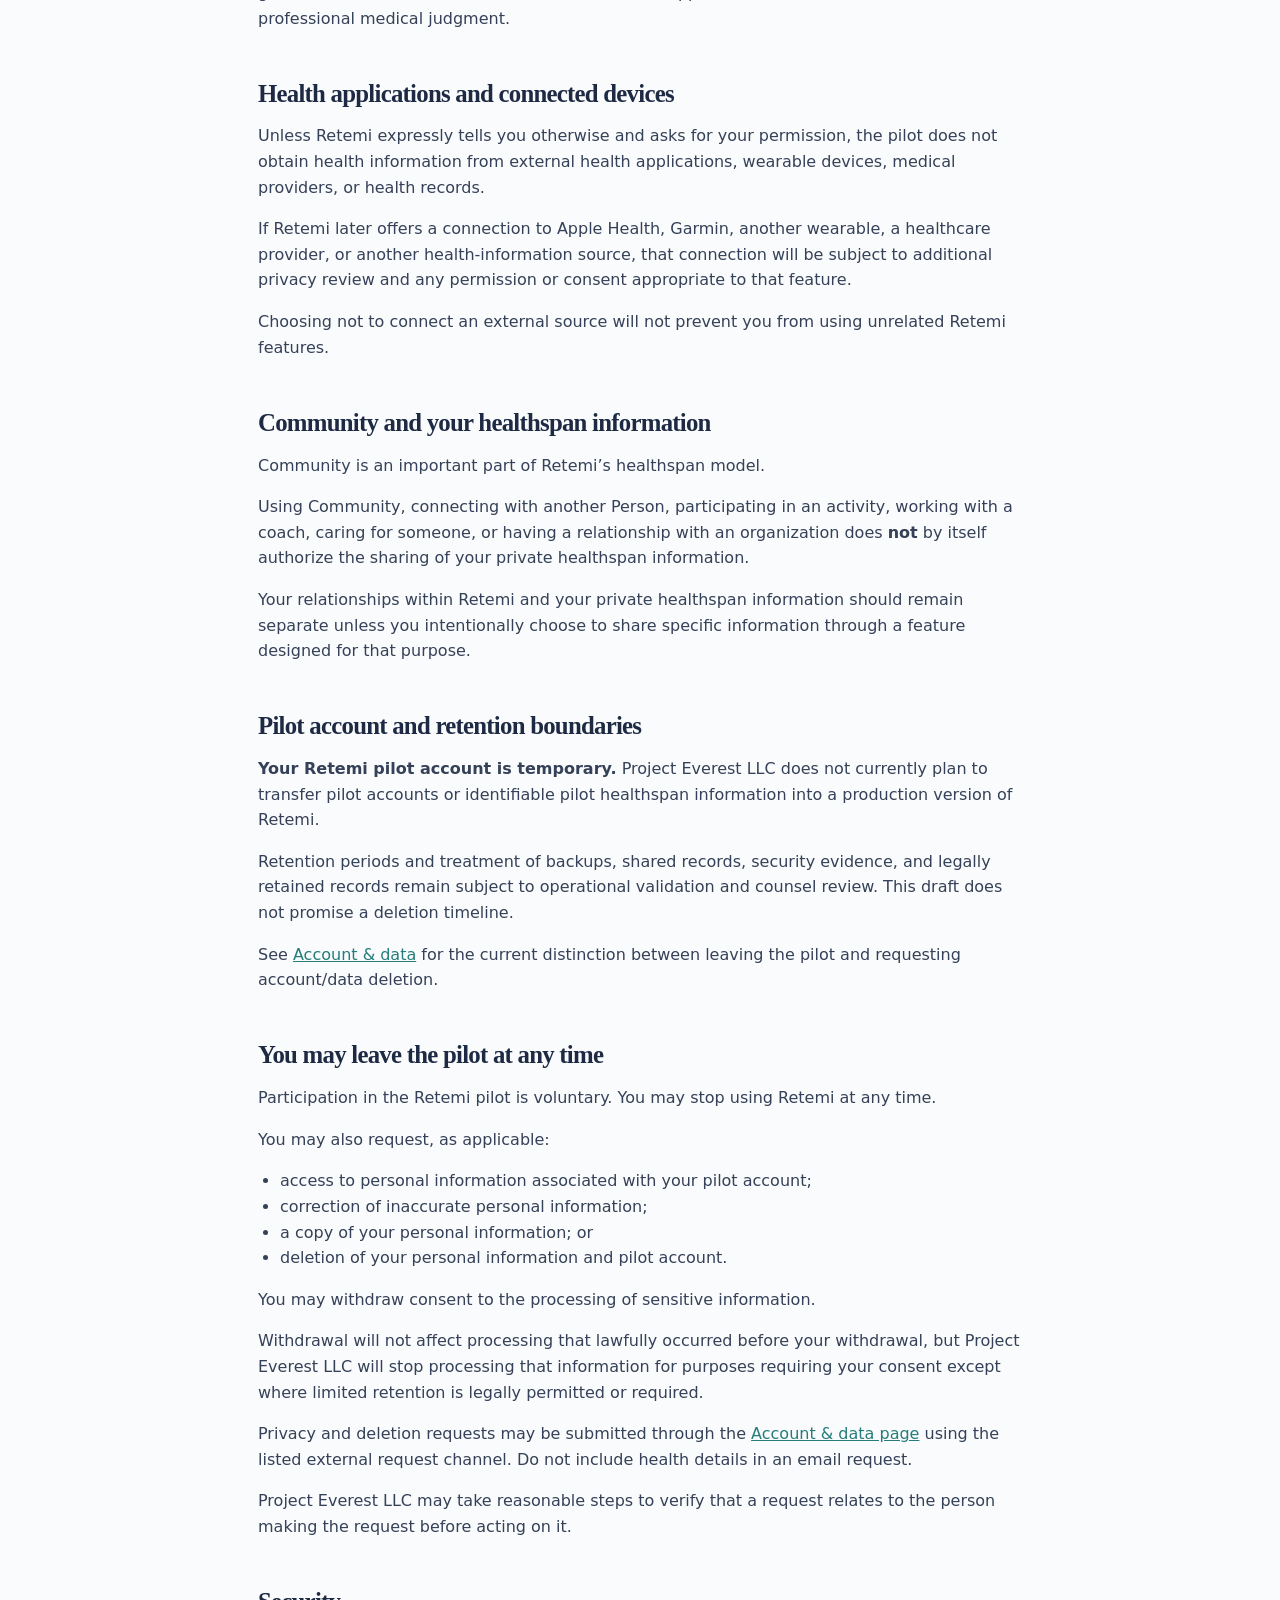
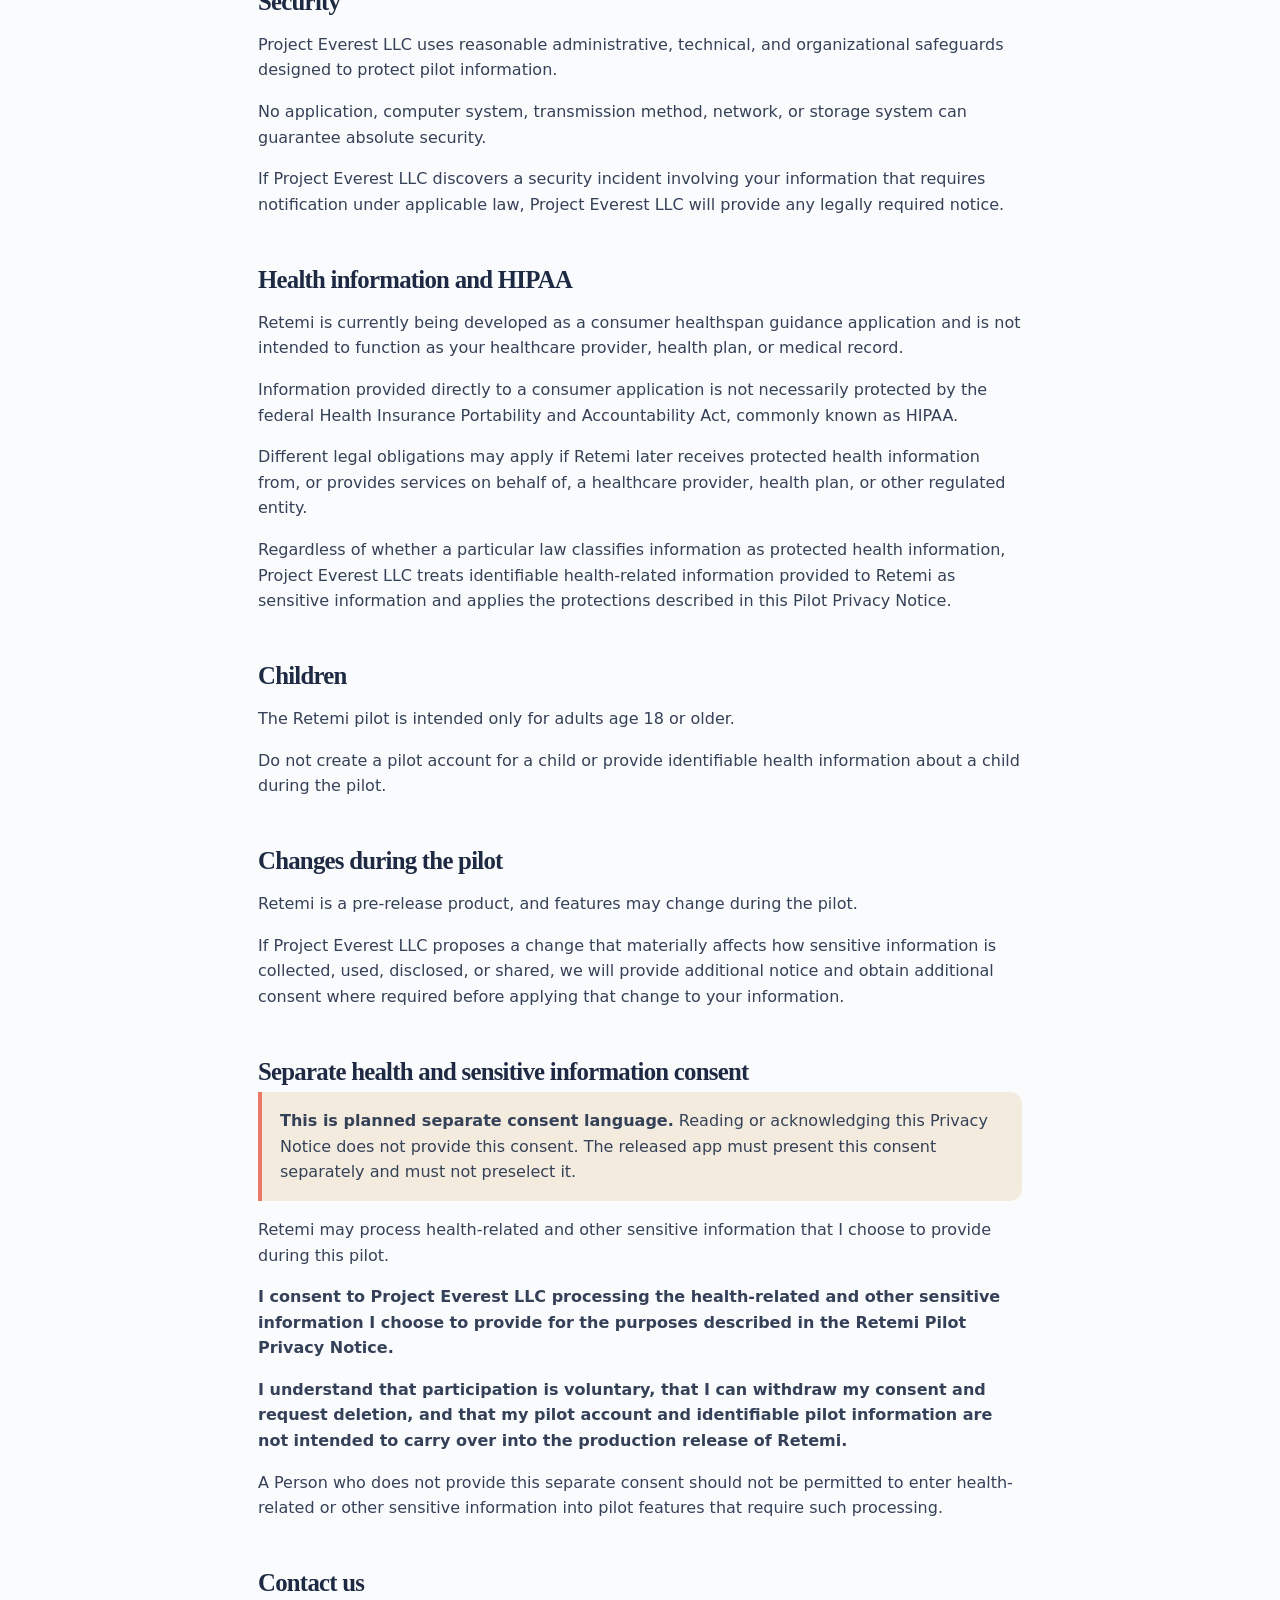
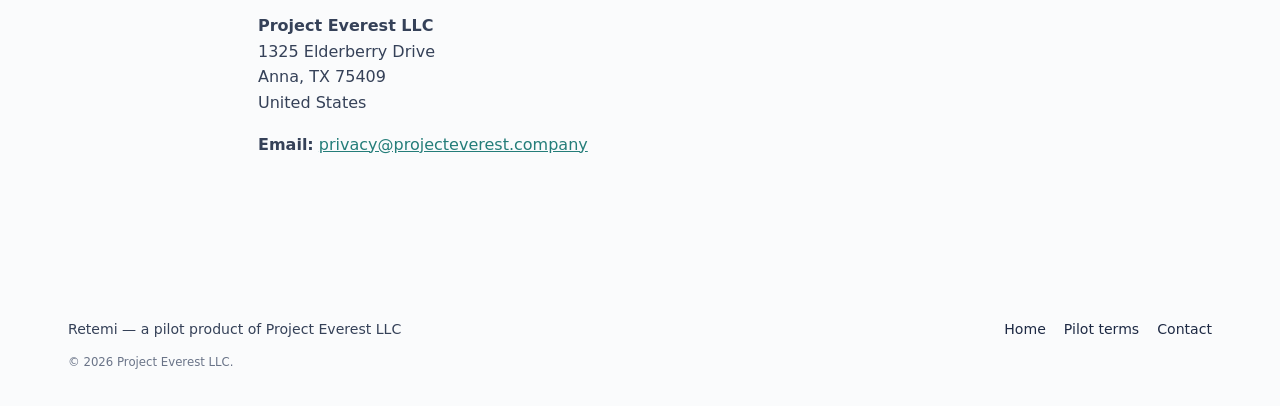
<file: privacy.html>
<!doctype html>
<html lang="en">
<head>
  <meta charset="utf-8">
  <meta name="viewport" content="width=device-width, initial-scale=1">
  <meta name="robots" content="noindex,nofollow">
  <meta name="description" content="Retemi Pilot Privacy Notice from Project Everest LLC.">
  <title>Pilot Privacy Notice — Retemi</title>
  <link rel="icon" href="assets/retemi-launcher-master.svg" type="image/svg+xml">
  <link rel="stylesheet" href="styles.css">
  <link rel="stylesheet" href="accessibility.css">
  <link rel="stylesheet" href="brand.css">
</head>
<body>
  <header class="site-header">
    <a class="brand" href="index.html" aria-label="Retemi home">
      <img class="brand-mark" src="assets/retemi-launcher-master.svg" alt="">
      <span>Retemi</span>
    </a>
    <nav aria-label="Privacy navigation">
      <a href="index.html">Home</a>
      <a class="button button-small" href="contact.html#privacy">Privacy question</a>
    </nav>
  </header>

  <main class="legal">
    <p class="eyebrow">Privacy</p>
    <h1>Retemi Pilot Privacy Notice</h1>
    <div class="notice">
      <strong>Draft · Pre-pilot · For counsel review · Not legally approved or effective.</strong>
      The effective date remains a publication gate. Qualified counsel must
      review this notice against the released product, vendors, pilot scope,
      and applicable law before participant enrollment.
    </div>
    <p class="legal-meta">Effective: [PILOT START DATE] · Operator: Project Everest LLC · Product: Retemi</p>

    <p>Retemi is a limited, pre-release pilot offered by <strong>Project Everest LLC</strong>. The pilot is designed to help us evaluate Retemi’s experience, guidance, functionality, privacy protections, and usefulness before a broader release.</p>
    <p><strong>You remain in control of information about you.</strong></p>

    <h2>About this pilot</h2>
    <p>Retemi helps you explore healthspan through areas such as movement, sleep, nutrition, Community, and guidance from Ask Retemi.</p>
    <p>This pilot is for evaluation and feedback. It is not medical care, does not create a doctor-patient relationship, and should not be used as a substitute for professional medical advice, diagnosis, treatment, or emergency services.</p>
    <p>The pilot is intended only for adults age 18 or older and residents of Texas.</p>
    <p>Please do not enter identifying or health information about another person—including an athlete, client, patient, family member, or person you care for—unless Retemi specifically provides an authorized sharing process for that information.</p>
    <p>During the pilot, use fictional or non-identifying information when testing scenarios involving other people.</p>

    <h2>Information Retemi may process</h2>
    <p>Depending on how you use the pilot, Retemi may process information you provide when:</p>
    <ul>
      <li>creating or using your account;</li>
      <li>selecting roles, interests, or areas of focus;</li>
      <li>building or updating your Retemi Foundation;</li>
      <li>asking questions or providing information to Ask Retemi;</li>
      <li>using Community features;</li>
      <li>creating connections, activities, or interactions;</li>
      <li>providing pilot feedback; and</li>
      <li>otherwise interacting with Retemi.</li>
    </ul>
    <p>Retemi may also process technical information reasonably necessary to operate, secure, troubleshoot, and evaluate the application.</p>
    <p>Some information you voluntarily provide may reveal information about your:</p>
    <ul>
      <li>health;</li>
      <li>wellbeing;</li>
      <li>physical activity;</li>
      <li>sleep;</li>
      <li>nutrition;</li>
      <li>physical capabilities;</li>
      <li>goals;</li>
      <li>recovery;</li>
      <li>lifestyle; or</li>
      <li>personal circumstances.</li>
    </ul>
    <p>Project Everest LLC treats this type of information as sensitive.</p>
    <p>Retemi will not assume that Community participation, a connection to another person, a coaching or caregiving role, or an organizational relationship gives anyone permission to view your private healthspan information.</p>

    <h2>Why we use your information</h2>
    <p>Project Everest LLC uses pilot information only as reasonably necessary to:</p>
    <ul>
      <li>provide and personalize the Retemi pilot;</li>
      <li>respond to your requests;</li>
      <li>operate Ask Retemi and other features you choose to use;</li>
      <li>maintain security and reliability;</li>
      <li>troubleshoot problems;</li>
      <li>understand how pilot features are used;</li>
      <li>obtain and evaluate pilot feedback; and</li>
      <li>improve Retemi before broader release.</li>
    </ul>
    <p><strong>We do not sell your personal information or health-related information.</strong></p>
    <p><strong>We do not use your health-related information for targeted advertising.</strong></p>
    <p><strong>We do not give another Retemi user, coach, caregiver, organization, Community participant, or other person access to your private healthspan information merely because you are connected to them.</strong></p>
    <p>Any sharing with another person through Retemi should result from a feature or action that clearly indicates what you are choosing to share.</p>

    <h2>Service providers</h2>
    <p>Project Everest LLC may use contracted technology providers to operate infrastructure, authentication, communications, security, analytics, artificial-intelligence functionality, or other services necessary to provide and evaluate the pilot.</p>
    <p>Those providers may process information only as reasonably necessary to perform services for Project Everest LLC and subject to the privacy, security, and contractual restrictions applicable to those services.</p>
    <p>Project Everest LLC does not authorize service providers to sell Retemi health-related information or use it for targeted advertising.</p>

    <h2>Ask Retemi and artificial intelligence</h2>
    <p>Ask Retemi may use artificial-intelligence technology to respond to questions and provide guidance.</p>
    <p>Information you provide to Ask Retemi may be processed by technology providers used by Project Everest LLC to operate that functionality.</p>
    <p>You should provide only information that is reasonably necessary for the guidance you are seeking.</p>
    <p>Do not enter another person’s identifiable health or medical information unless Retemi expressly provides an authorized method for doing so.</p>
    <p>Ask Retemi may provide incomplete, inaccurate, or inappropriate information. Retemi guidance should be considered informational and supportive rather than a substitute for professional medical judgment.</p>

    <h2>Health applications and connected devices</h2>
    <p>Unless Retemi expressly tells you otherwise and asks for your permission, the pilot does not obtain health information from external health applications, wearable devices, medical providers, or health records.</p>
    <p>If Retemi later offers a connection to Apple Health, Garmin, another wearable, a healthcare provider, or another health-information source, that connection will be subject to additional privacy review and any permission or consent appropriate to that feature.</p>
    <p>Choosing not to connect an external source will not prevent you from using unrelated Retemi features.</p>

    <h2>Community and your healthspan information</h2>
    <p>Community is an important part of Retemi’s healthspan model.</p>
    <p>Using Community, connecting with another Person, participating in an activity, working with a coach, caring for someone, or having a relationship with an organization does <strong>not</strong> by itself authorize the sharing of your private healthspan information.</p>
    <p>Your relationships within Retemi and your private healthspan information should remain separate unless you intentionally choose to share specific information through a feature designed for that purpose.</p>

    <h2>Pilot account and retention boundaries</h2>
    <p><strong>Your Retemi pilot account is temporary.</strong> Project Everest LLC does not currently plan to transfer pilot accounts or identifiable pilot healthspan information into a production version of Retemi.</p>
    <p>Retention periods and treatment of backups, shared records, security evidence, and legally retained records remain subject to operational validation and counsel review. This draft does not promise a deletion timeline.</p>
    <p>See <a href="account-data.html">Account &amp; data</a> for the current distinction between leaving the pilot and requesting account/data deletion.</p>

    <h2>You may leave the pilot at any time</h2>
    <p>Participation in the Retemi pilot is voluntary. You may stop using Retemi at any time.</p>
    <p>You may also request, as applicable:</p>
    <ul>
      <li>access to personal information associated with your pilot account;</li>
      <li>correction of inaccurate personal information;</li>
      <li>a copy of your personal information; or</li>
      <li>deletion of your personal information and pilot account.</li>
    </ul>
    <p>You may withdraw consent to the processing of sensitive information.</p>
    <p>Withdrawal will not affect processing that lawfully occurred before your withdrawal, but Project Everest LLC will stop processing that information for purposes requiring your consent except where limited retention is legally permitted or required.</p>
    <p>Privacy and deletion requests may be submitted through the <a href="account-data.html">Account &amp; data page</a> using the listed external request channel. Do not include health details in an email request.</p>
    <p>Project Everest LLC may take reasonable steps to verify that a request relates to the person making the request before acting on it.</p>

    <h2>Security</h2>
    <p>Project Everest LLC uses reasonable administrative, technical, and organizational safeguards designed to protect pilot information.</p>
    <p>No application, computer system, transmission method, network, or storage system can guarantee absolute security.</p>
    <p>If Project Everest LLC discovers a security incident involving your information that requires notification under applicable law, Project Everest LLC will provide any legally required notice.</p>

    <h2>Health information and HIPAA</h2>
    <p>Retemi is currently being developed as a consumer healthspan guidance application and is not intended to function as your healthcare provider, health plan, or medical record.</p>
    <p>Information provided directly to a consumer application is not necessarily protected by the federal Health Insurance Portability and Accountability Act, commonly known as HIPAA.</p>
    <p>Different legal obligations may apply if Retemi later receives protected health information from, or provides services on behalf of, a healthcare provider, health plan, or other regulated entity.</p>
    <p>Regardless of whether a particular law classifies information as protected health information, Project Everest LLC treats identifiable health-related information provided to Retemi as sensitive information and applies the protections described in this Pilot Privacy Notice.</p>

    <h2>Children</h2>
    <p>The Retemi pilot is intended only for adults age 18 or older.</p>
    <p>Do not create a pilot account for a child or provide identifiable health information about a child during the pilot.</p>

    <h2>Changes during the pilot</h2>
    <p>Retemi is a pre-release product, and features may change during the pilot.</p>
    <p>If Project Everest LLC proposes a change that materially affects how sensitive information is collected, used, disclosed, or shared, we will provide additional notice and obtain additional consent where required before applying that change to your information.</p>

    <h2>Separate health and sensitive information consent</h2>
    <div class="notice">
      <strong>This is planned separate consent language.</strong>
      Reading or acknowledging this Privacy Notice does not provide this
      consent. The released app must present this consent separately and must
      not preselect it.
    </div>
    <p>Retemi may process health-related and other sensitive information that I choose to provide during this pilot.</p>
    <p><strong>I consent to Project Everest LLC processing the health-related and other sensitive information I choose to provide for the purposes described in the Retemi Pilot Privacy Notice.</strong></p>
    <p><strong>I understand that participation is voluntary, that I can withdraw my consent and request deletion, and that my pilot account and identifiable pilot information are not intended to carry over into the production release of Retemi.</strong></p>
    <p>A Person who does not provide this separate consent should not be permitted to enter health-related or other sensitive information into pilot features that require such processing.</p>

    <h2>Contact us</h2>
    <p><strong>Project Everest LLC</strong><br>1325 Elderberry Drive<br>Anna, TX 75409<br>United States</p>
    <p><strong>Email:</strong> <a href="contact.html#privacy">privacy@projecteverest.company</a></p>
  </main>

  <footer>
    <span>Retemi — a pilot product of Project Everest LLC</span>
    <span><a href="index.html">Home</a><a href="terms.html">Pilot terms</a><a href="contact.html#privacy">Contact</a></span>
    <small>© 2026 Project Everest LLC.</small>
  </footer>
</body>
</html>
</file>
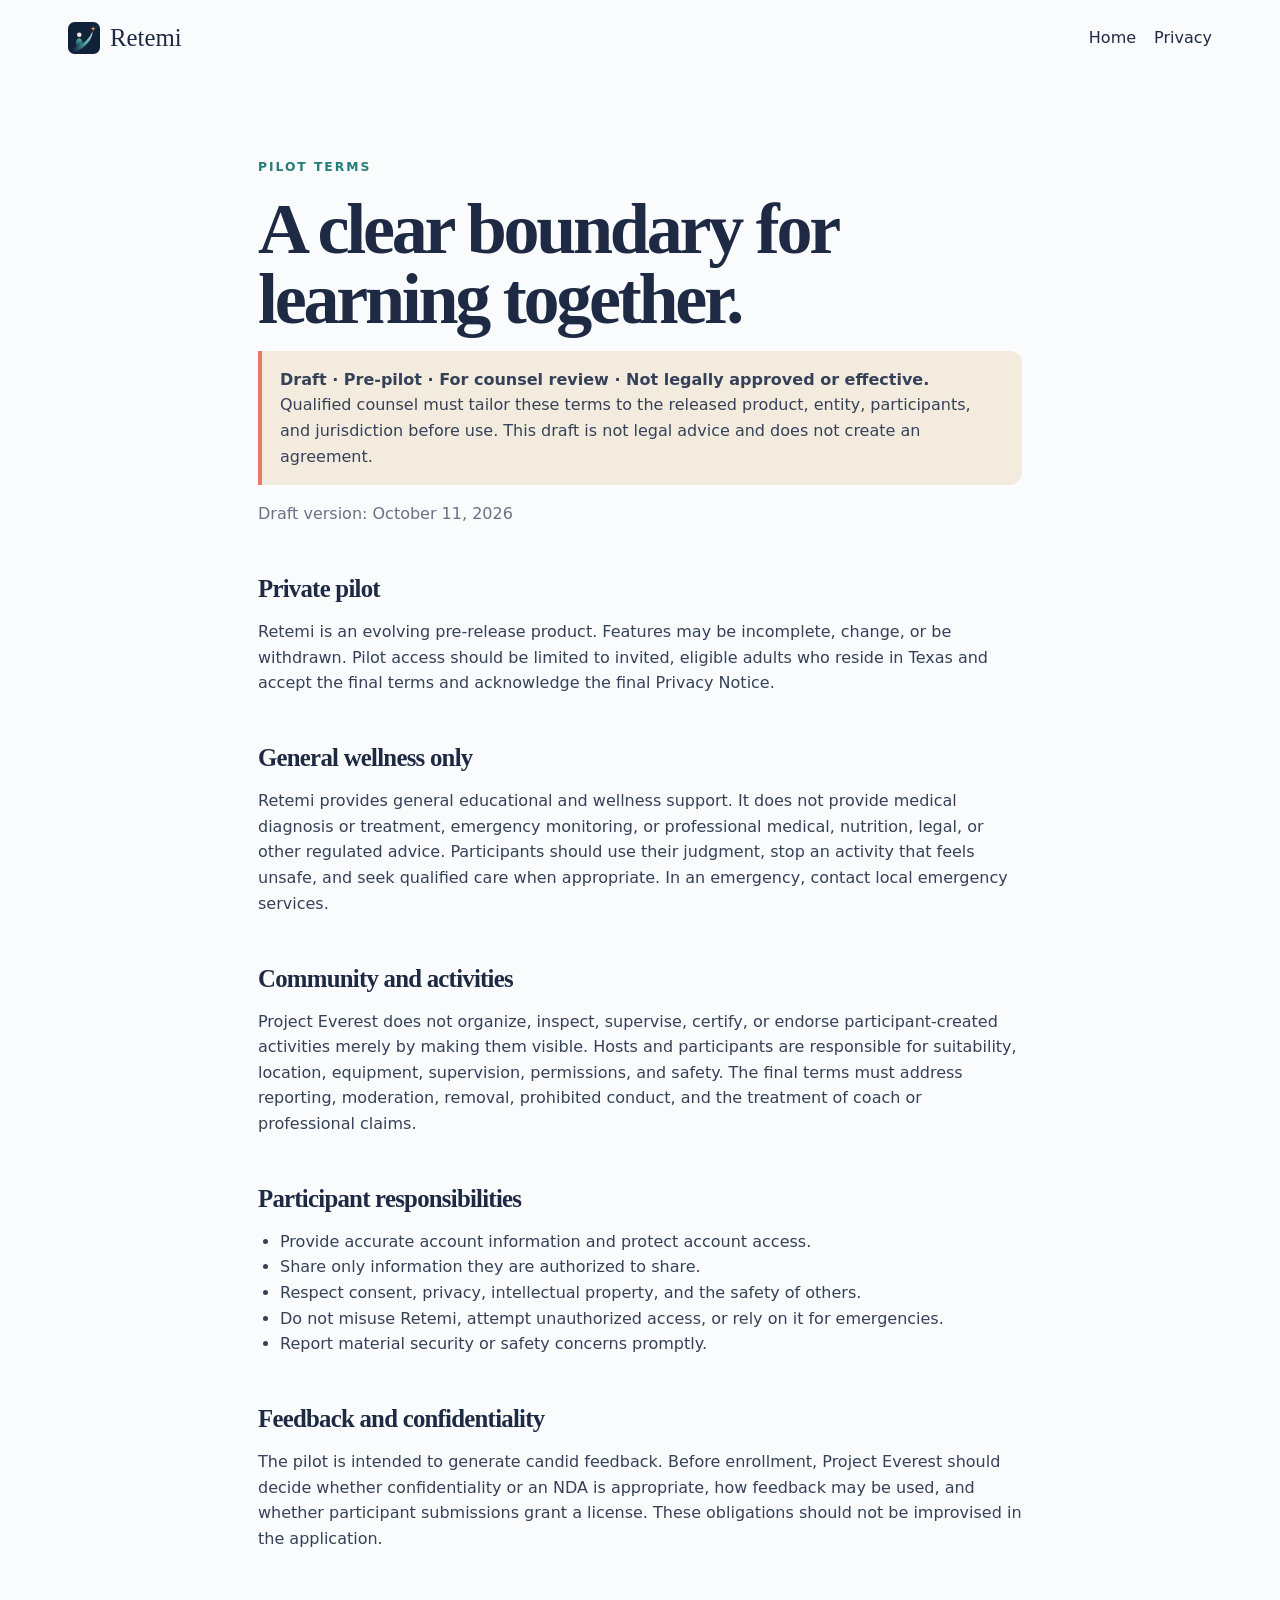
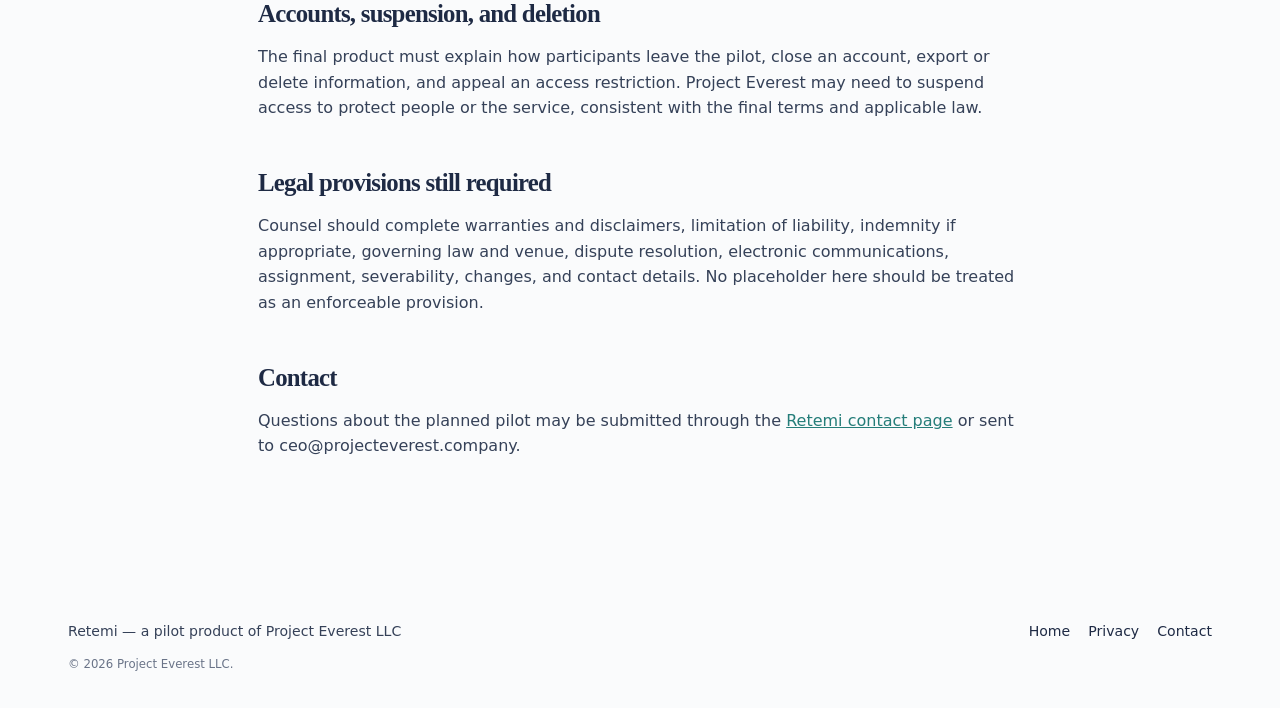
<file: terms.html>
<!doctype html><html lang="en"><head><meta charset="utf-8"><meta name="viewport" content="width=device-width,initial-scale=1"><meta name="robots" content="noindex,nofollow"><title>Pilot Terms — Retemi</title><link rel="icon" href="assets/retemi-launcher-master.svg" type="image/svg+xml"><link rel="stylesheet" href="styles.css"><link rel="stylesheet" href="accessibility.css"><link rel="stylesheet" href="brand.css"></head><body>
<header class="site-header"><a class="brand" href="index.html" aria-label="Retemi home"><img class="brand-mark" src="assets/retemi-launcher-master.svg" alt=""><span>Retemi</span></a><nav aria-label="Pilot terms navigation"><a href="index.html">Home</a><a href="privacy.html">Privacy</a></nav></header>
<main class="legal"><p class="eyebrow">Pilot terms</p><h1>A clear boundary for learning together.</h1><div class="notice"><strong>Draft · Pre-pilot · For counsel review · Not legally approved or effective.</strong> Qualified counsel must tailor these terms to the released product, entity, participants, and jurisdiction before use. This draft is not legal advice and does not create an agreement.</div><p class="legal-meta">Draft version: October 11, 2026</p>
<h2>Private pilot</h2><p>Retemi is an evolving pre-release product. Features may be incomplete, change, or be withdrawn. Pilot access should be limited to invited, eligible adults who reside in Texas and accept the final terms and acknowledge the final Privacy Notice.</p>
<h2>General wellness only</h2><p>Retemi provides general educational and wellness support. It does not provide medical diagnosis or treatment, emergency monitoring, or professional medical, nutrition, legal, or other regulated advice. Participants should use their judgment, stop an activity that feels unsafe, and seek qualified care when appropriate. In an emergency, contact local emergency services.</p>
<h2>Community and activities</h2><p>Project Everest does not organize, inspect, supervise, certify, or endorse participant-created activities merely by making them visible. Hosts and participants are responsible for suitability, location, equipment, supervision, permissions, and safety. The final terms must address reporting, moderation, removal, prohibited conduct, and the treatment of coach or professional claims.</p>
<h2>Participant responsibilities</h2><ul><li>Provide accurate account information and protect account access.</li><li>Share only information they are authorized to share.</li><li>Respect consent, privacy, intellectual property, and the safety of others.</li><li>Do not misuse Retemi, attempt unauthorized access, or rely on it for emergencies.</li><li>Report material security or safety concerns promptly.</li></ul>
<h2>Feedback and confidentiality</h2><p>The pilot is intended to generate candid feedback. Before enrollment, Project Everest should decide whether confidentiality or an NDA is appropriate, how feedback may be used, and whether participant submissions grant a license. These obligations should not be improvised in the application.</p>
<h2>Accounts, suspension, and deletion</h2><p>The final product must explain how participants leave the pilot, close an account, export or delete information, and appeal an access restriction. Project Everest may need to suspend access to protect people or the service, consistent with the final terms and applicable law.</p>
<h2>Legal provisions still required</h2><p>Counsel should complete warranties and disclaimers, limitation of liability, indemnity if appropriate, governing law and venue, dispute resolution, electronic communications, assignment, severability, changes, and contact details. No placeholder here should be treated as an enforceable provision.</p>
<h2>Contact</h2><p>Questions about the planned pilot may be submitted through the <a href="contact.html#pilot">Retemi contact page</a> or sent to ceo@projecteverest.company.</p>
</main><footer><span>Retemi — a pilot product of Project Everest LLC</span><span><a href="index.html">Home</a><a href="privacy.html">Privacy</a><a href="contact.html">Contact</a></span><small>© 2026 Project Everest LLC.</small></footer></body></html>
</file>
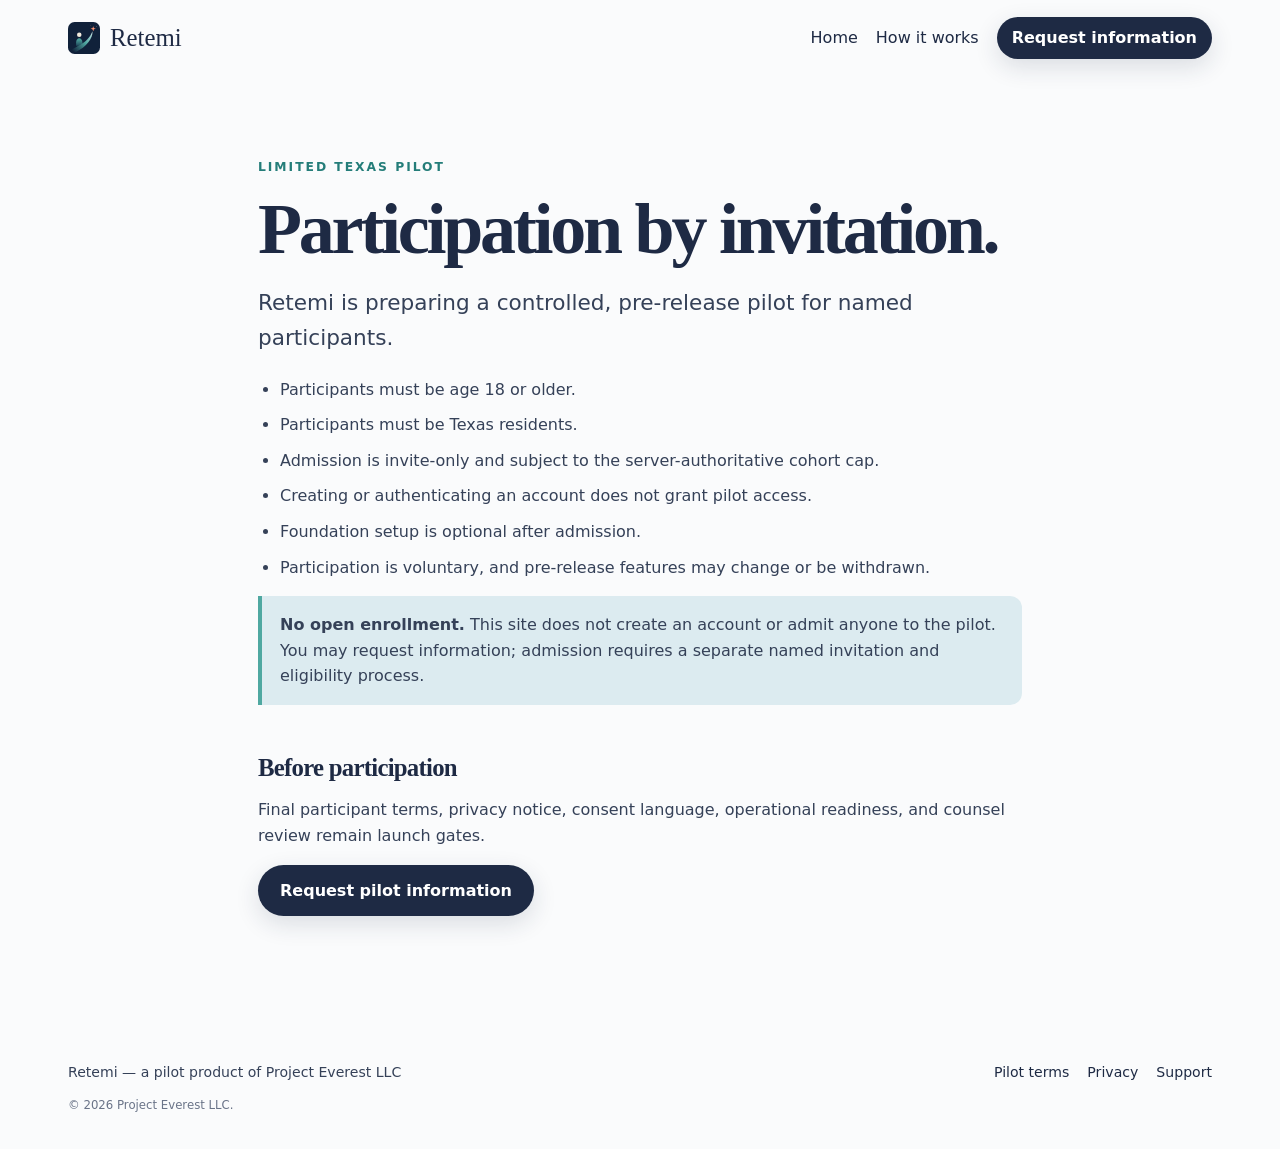
<file: texas-pilot.html>
<!doctype html><html lang="en"><head><meta charset="utf-8"><meta name="viewport" content="width=device-width,initial-scale=1"><meta name="robots" content="noindex,nofollow"><meta name="description" content="Eligibility and status for the limited Retemi Texas pilot."><title>Texas pilot — Retemi</title><link rel="icon" href="assets/retemi-launcher-master.svg" type="image/svg+xml"><link rel="stylesheet" href="styles.css"><link rel="stylesheet" href="accessibility.css"><link rel="stylesheet" href="brand.css"></head><body>
<header class="site-header"><a class="brand" href="index.html"><img class="brand-mark" src="assets/retemi-launcher-master.svg" alt=""><span>Retemi</span></a><nav aria-label="Pilot navigation"><a href="index.html">Home</a><a href="how-it-works.html">How it works</a><a class="button button-small" href="contact.html#pilot">Request information</a></nav></header>
<main class="legal"><p class="eyebrow">Limited Texas pilot</p><h1>Participation by invitation.</h1><p class="lead">Retemi is preparing a controlled, pre-release pilot for named participants.</p><ul class="status-list"><li>Participants must be age 18 or older.</li><li>Participants must be Texas residents.</li><li>Admission is invite-only and subject to the server-authoritative cohort cap.</li><li>Creating or authenticating an account does not grant pilot access.</li><li>Foundation setup is optional after admission.</li><li>Participation is voluntary, and pre-release features may change or be withdrawn.</li></ul>
<div class="notice trust-note"><strong>No open enrollment.</strong> This site does not create an account or admit anyone to the pilot. You may request information; admission requires a separate named invitation and eligibility process.</div><h2>Before participation</h2><p>Final participant terms, privacy notice, consent language, operational readiness, and counsel review remain launch gates.</p><a class="button" href="contact.html#pilot">Request pilot information</a>
</main><footer><span>Retemi — a pilot product of Project Everest LLC</span><span><a href="terms.html">Pilot terms</a><a href="privacy.html">Privacy</a><a href="contact.html">Support</a></span><small>© 2026 Project Everest LLC.</small></footer></body></html>
</file>
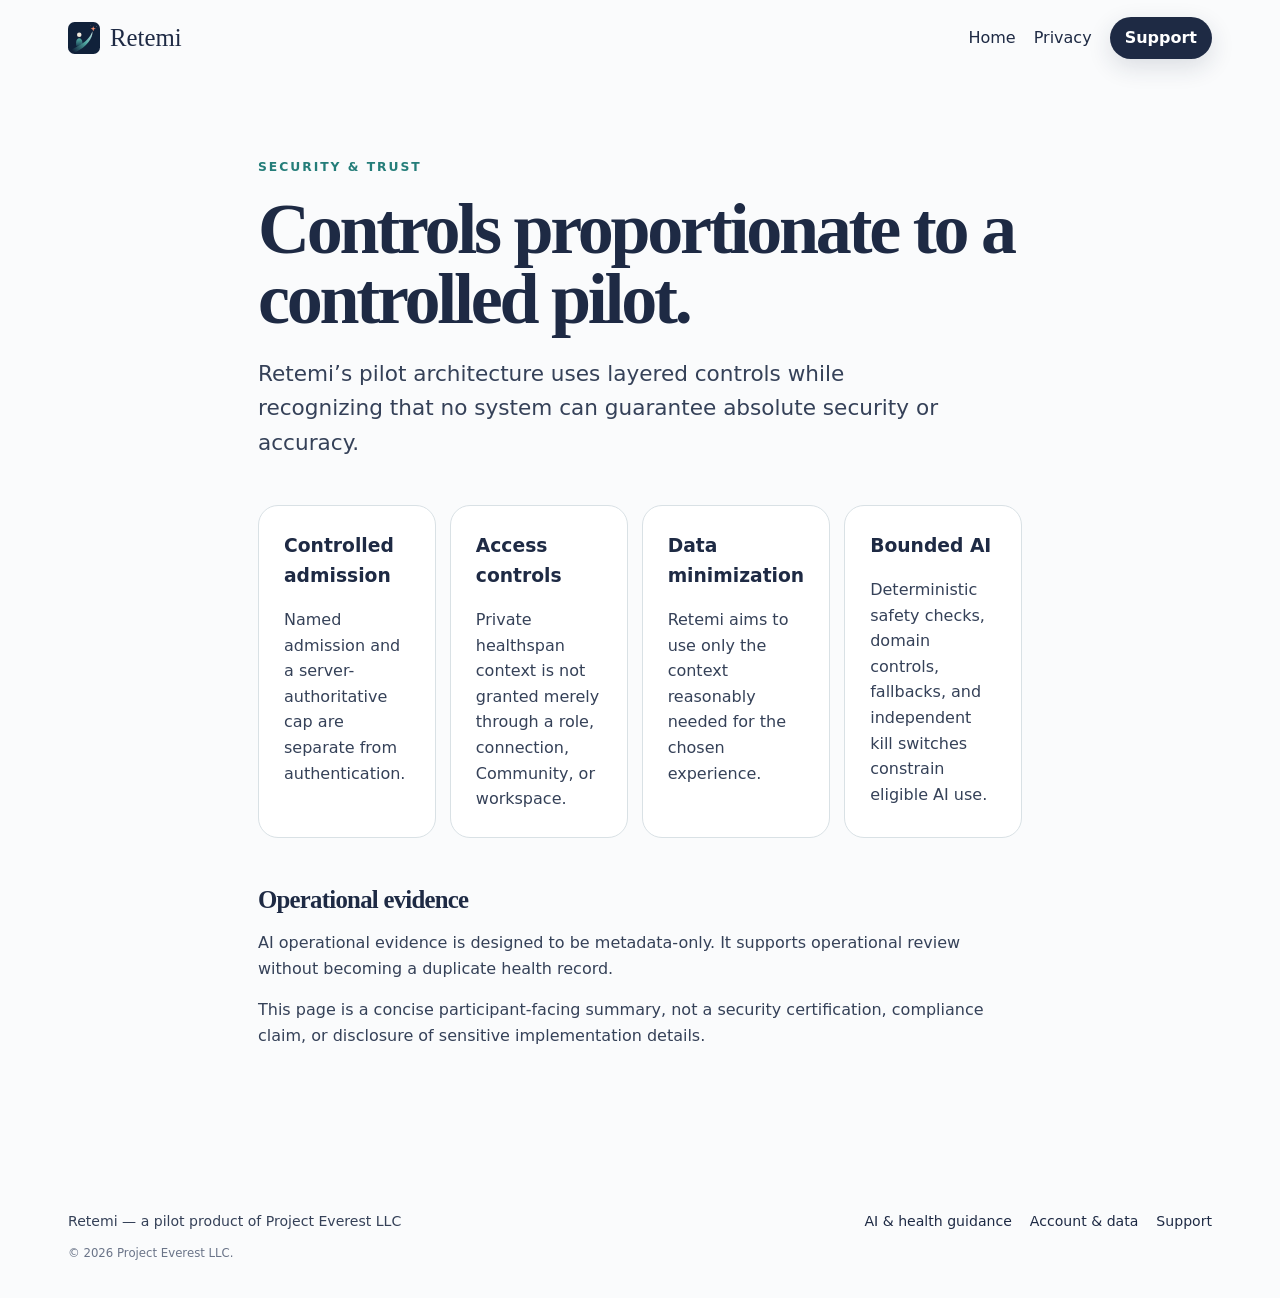
<file: trust.html>
<!doctype html><html lang="en"><head><meta charset="utf-8"><meta name="viewport" content="width=device-width,initial-scale=1"><meta name="robots" content="noindex,nofollow"><meta name="description" content="Concise security and trust boundaries for the Retemi pilot."><title>Security &amp; trust — Retemi</title><link rel="icon" href="assets/retemi-launcher-master.svg" type="image/svg+xml"><link rel="stylesheet" href="styles.css"><link rel="stylesheet" href="accessibility.css"><link rel="stylesheet" href="brand.css"></head><body>
<header class="site-header"><a class="brand" href="index.html"><img class="brand-mark" src="assets/retemi-launcher-master.svg" alt=""><span>Retemi</span></a><nav aria-label="Trust navigation"><a href="index.html">Home</a><a href="privacy.html">Privacy</a><a class="button button-small" href="contact.html">Support</a></nav></header>
<main class="legal"><p class="eyebrow">Security &amp; trust</p><h1>Controls proportionate to a controlled pilot.</h1><p class="lead">Retemi’s pilot architecture uses layered controls while recognizing that no system can guarantee absolute security or accuracy.</p><div class="card-grid"><article><h3>Controlled admission</h3><p>Named admission and a server-authoritative cap are separate from authentication.</p></article><article><h3>Access controls</h3><p>Private healthspan context is not granted merely through a role, connection, Community, or workspace.</p></article><article><h3>Data minimization</h3><p>Retemi aims to use only the context reasonably needed for the chosen experience.</p></article><article><h3>Bounded AI</h3><p>Deterministic safety checks, domain controls, fallbacks, and independent kill switches constrain eligible AI use.</p></article></div><h2>Operational evidence</h2><p>AI operational evidence is designed to be metadata-only. It supports operational review without becoming a duplicate health record.</p><p>This page is a concise participant-facing summary, not a security certification, compliance claim, or disclosure of sensitive implementation details.</p>
</main><footer><span>Retemi — a pilot product of Project Everest LLC</span><span><a href="ai-health-guidance.html">AI &amp; health guidance</a><a href="account-data.html">Account &amp; data</a><a href="contact.html">Support</a></span><small>© 2026 Project Everest LLC.</small></footer></body></html>
</file>
<file: styles.css>
:root{color-scheme:light;--ink:#1e2a44;--teal:#4fa8a1;--teal-dark:#247d79;--mist:#dcebf0;--sand:#f3ebdd;--coral:#e97a68;--cloud:#fafbfc;--body:#354158;--line:#d9e1e5}*{box-sizing:border-box}html{scroll-behavior:smooth}body{margin:0;background:var(--cloud);color:var(--body);font-family:Inter,ui-sans-serif,system-ui,-apple-system,BlinkMacSystemFont,"Segoe UI",sans-serif;line-height:1.6}h1,h2,.brand{font-family:Georgia,"Times New Roman",serif;color:var(--ink)}h1{font-size:clamp(2.75rem,7vw,5.8rem);line-height:.98;letter-spacing:-.045em;margin:.22em 0}h2{font-size:clamp(2rem,4vw,3.7rem);line-height:1.08;letter-spacing:-.03em;margin:.25em 0}.site-header{min-height:76px;display:flex;align-items:center;justify-content:space-between;gap:24px;max-width:1200px;margin:auto;padding:14px 28px}.brand{display:flex;align-items:center;gap:10px;font-size:1.55rem;text-decoration:none;white-space:nowrap}.brand-mark{width:32px;height:32px;border-radius:9px;background:var(--ink);position:relative;display:inline-block;overflow:hidden}nav{display:flex;align-items:center;justify-content:flex-end;gap:18px;flex-wrap:wrap}a{color:var(--teal-dark)}nav a,footer a{text-decoration:none;color:var(--ink)}.button{display:inline-block;border-radius:999px;background:var(--ink);color:white;text-decoration:none;font-weight:700;padding:13px 22px;box-shadow:0 8px 24px #1e2a4424}.button:hover{background:var(--teal-dark)}.button-small{padding:8px 15px}.hero{min-height:calc(100vh - 76px);display:grid;grid-template-columns:1.12fr .88fr;align-items:center;gap:60px;max-width:1200px;margin:auto;padding:56px 28px 80px}.lead{font-size:clamp(1.12rem,2vw,1.35rem);max-width:680px}.eyebrow{text-transform:uppercase;letter-spacing:.16em;font-size:.77rem;font-weight:800;color:var(--teal-dark)}.actions{display:flex;align-items:center;gap:24px;margin:32px 0 20px}.text-link{font-weight:700}.pilot-note{font-size:.88rem;max-width:630px;color:#657087}.section{max-width:1200px;margin:auto;padding:110px 28px}.section-intro{max-width:760px;font-size:1.12rem}.pillars,.card-grid{display:grid;grid-template-columns:repeat(4,1fr);gap:14px;margin-top:45px}.pillars article,.principle-list article,.card-grid article{padding:25px;border:1px solid var(--line);border-radius:20px;background:white}.pillars span{font-family:Georgia,serif;font-size:1.35rem;color:var(--ink)}.pillars p,.principle-list p,.card-grid p{margin-bottom:0}.principles{display:grid;grid-template-columns:1fr 1fr;gap:70px;background:var(--sand);max-width:none;padding-left:max(28px,calc((100vw - 1144px)/2));padding-right:max(28px,calc((100vw - 1144px)/2))}.principle-list{display:grid;gap:12px}.principle-list h3,.card-grid h3{color:var(--ink);margin:0}.closing{text-align:center;background:var(--ink);color:white;padding:100px 24px}.closing h2{color:white}.closing p:not(.eyebrow){max-width:700px;margin:0 auto 30px}.closing .button{background:var(--coral);color:var(--ink)}footer{display:grid;grid-template-columns:1fr auto;gap:12px;max-width:1200px;margin:auto;padding:35px 28px;font-size:.88rem}footer span:nth-child(2){display:flex;gap:18px;flex-wrap:wrap}footer small{grid-column:1/-1;color:#6a7488}.legal{max-width:820px;margin:auto;padding:70px 28px 110px}.legal h1{font-size:clamp(2.5rem,6vw,4.5rem)}.legal h2{font-size:1.55rem;margin-top:2em}.notice{border-left:4px solid var(--coral);background:var(--sand);padding:16px 18px;border-radius:0 12px 12px 0}.trust-note{border-left-color:var(--teal);background:var(--mist)}.legal-meta{color:#687287}.legal ul{padding-left:22px}.skip-link{position:absolute;left:-9999px;top:8px;z-index:10;background:white;padding:10px}.skip-link:focus{left:8px}.status-list li{margin-bottom:10px}@media(max-width:900px){.card-grid{grid-template-columns:1fr 1fr}}@media(max-width:780px){nav>a:not(.button){display:none}.hero{grid-template-columns:1fr;min-height:auto;padding-top:40px}.journey-art{max-width:450px;margin:auto}.pillars{grid-template-columns:1fr 1fr}.principles{grid-template-columns:1fr}.actions{align-items:flex-start;flex-direction:column;gap:14px}footer{grid-template-columns:1fr}footer small{grid-column:auto}}@media(max-width:470px){.site-header{padding:12px 18px}.hero,.section{padding-left:20px;padding-right:20px}.pillars,.card-grid{grid-template-columns:1fr}.journey-art .star{font-size:42px}}@media(prefers-reduced-motion:reduce){html{scroll-behavior:auto}}
</file>
<file: accessibility.css>
a:focus-visible {
  border-radius: 4px;
  outline: 3px solid var(--coral);
  outline-offset: 4px;
}
</file>
<file: roles.css>
.role-support {
  border-top: 1px solid var(--line);
  border-bottom: 1px solid var(--line);
}

.role-grid {
  display: grid;
  grid-template-columns: repeat(4, 1fr);
  gap: 14px;
  margin-top: 42px;
}

.role-grid article {
  padding: 25px;
  border: 1px solid var(--line);
  border-radius: 20px;
  background: white;
}

.role-grid h3 {
  margin: 8px 0 0;
  color: var(--ink);
  font-size: 1.2rem;
}

.role-grid p {
  margin-bottom: 0;
}

.role-icon {
  display: grid;
  width: 36px;
  height: 36px;
  place-items: center;
  border-radius: 10px;
  background: var(--mist);
  color: var(--teal-dark);
  font-size: 1.25rem;
  font-weight: 800;
}

.role-boundary {
  margin: 28px 0 0;
  padding: 16px 18px;
  border-left: 3px solid var(--teal);
  border-radius: 0 12px 12px 0;
  background: var(--mist);
  color: #4f5d73;
  font-size: .94rem;
}

.formula-heading {
  max-width: 940px;
}

.healthspan-context {
  display: grid;
  grid-template-columns: .85fr 1.15fr;
  gap: 70px;
  border-top: 1px solid var(--line);
}

.healthspan-copy {
  font-size: 1.08rem;
}

.healthspan-copy p:first-child {
  margin-top: 0;
  color: var(--ink);
  font-family: Georgia, "Times New Roman", serif;
  font-size: 1.35rem;
}

.healthspan-purpose {
  padding-left: 18px;
  border-left: 3px solid var(--teal);
}

@media (max-width: 900px) {
  .role-grid {
    grid-template-columns: 1fr 1fr;
  }
}

@media (max-width: 780px) {
  .healthspan-context {
    grid-template-columns: 1fr;
    gap: 12px;
  }
}

@media (max-width: 470px) {
  .role-grid {
    grid-template-columns: 1fr;
  }
}
</file>
<file: brand.css>
img.brand-mark {
  flex: 0 0 32px;
  border-radius: 0;
  background: transparent;
  object-fit: contain;
}

img.journey-art {
  display: block;
  width: 100%;
  height: auto;
  border-radius: 20.5%;
  background: transparent;
  object-fit: contain;
}

.brand-story {
  display: grid;
  grid-template-columns: minmax(180px, .62fr) minmax(0, 1.38fr);
  align-items: center;
  gap: clamp(40px, 7vw, 88px);
  border-top: 1px solid var(--line);
}

.brand-story-mark {
  display: grid;
  place-items: center;
  min-height: 300px;
  border-radius: 32px;
  background: linear-gradient(145deg, var(--mist), #f5f0e7);
  overflow: hidden;
}

.brand-story-mark img {
  width: min(78%, 310px);
  height: auto;
  opacity: .92;
}

.brand-story-copy {
  max-width: 760px;
}

.brand-story-copy > p:not(.eyebrow) {
  font-size: 1.08rem;
}

.north-star-callout {
  margin: 30px 0 24px;
  padding: 20px 22px;
  border-left: 4px solid var(--coral);
  border-radius: 0 14px 14px 0;
  background: var(--sand);
  color: var(--ink);
}

.brand-story-link {
  display: inline-block;
  font-weight: 700;
}

@media (max-width: 780px) {
  .brand-story {
    grid-template-columns: 1fr;
    gap: 32px;
  }

  .brand-story-mark {
    min-height: 220px;
  }

  .brand-story-mark img {
    width: min(60%, 250px);
  }
}

@media (max-width: 470px) {
  .brand-story-mark {
    min-height: 180px;
    border-radius: 24px;
  }
}
</file>
<file: contact.css>
.contact-grid {
  display: grid;
  grid-template-columns: 1fr 1fr;
  gap: 18px;
  margin-top: 42px;
}

.contact-card {
  scroll-margin-top: 24px;
  padding: 26px;
  border: 1px solid var(--line);
  border-radius: 20px;
  background: white;
}

.contact-card h2 {
  margin-top: 0;
}

.contact-label {
  margin: 22px 0 4px;
  color: #687287;
  font-size: .82rem;
  font-weight: 800;
  letter-spacing: .08em;
  text-transform: uppercase;
}

.contact-value {
  margin: 0;
  color: var(--ink);
  font-weight: 700;
  overflow-wrap: anywhere;
}

.contact-card .button {
  margin-top: 24px;
}

.contact-fallback {
  margin-top: 34px;
}

@media (max-width: 780px) {
  .contact-grid {
    grid-template-columns: 1fr;
  }
}
</file>
